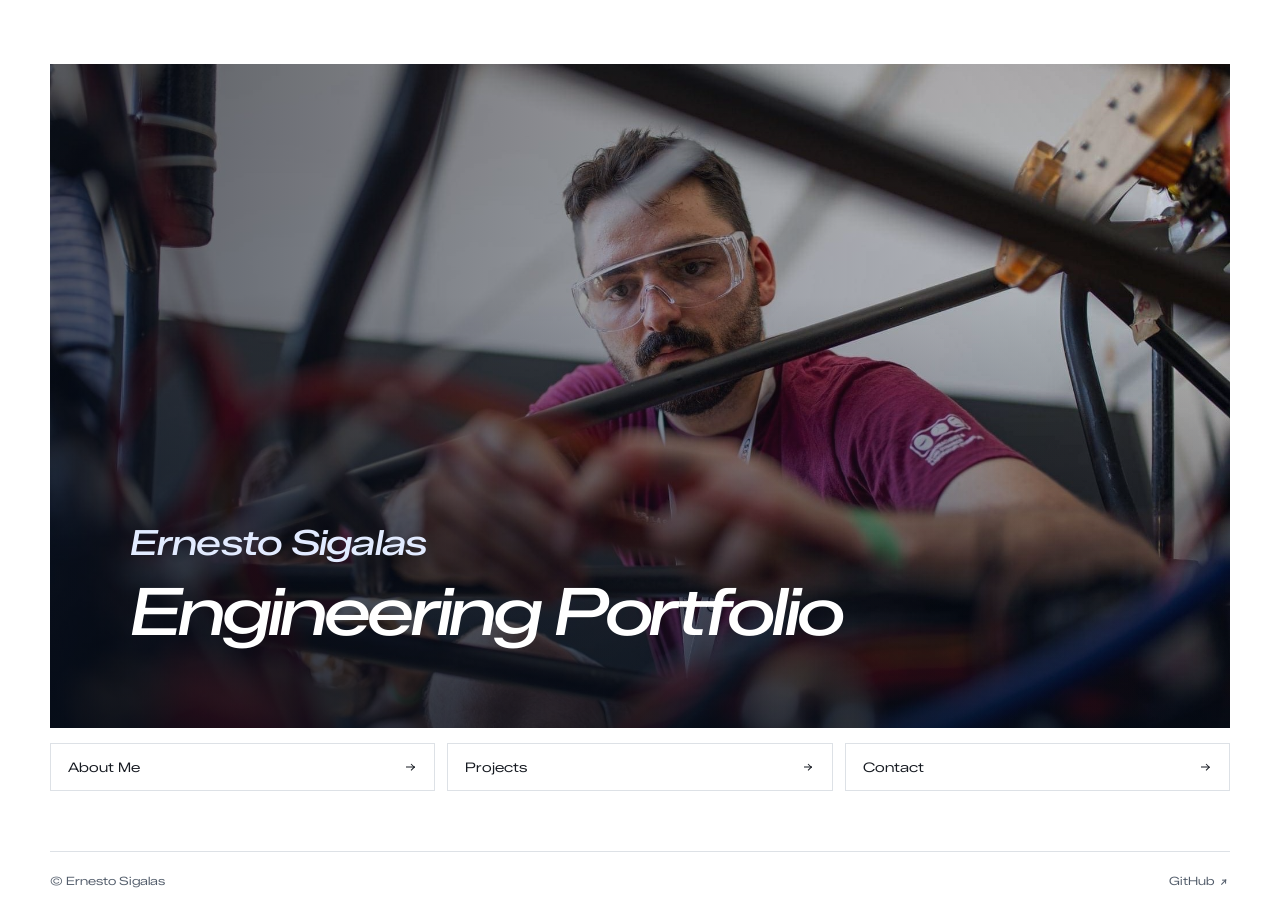
<file: index.html>
<!doctype html>
<html lang="en">
<head>
  <meta charset="utf-8">
  <meta name="viewport" content="width=device-width, initial-scale=1">
  <meta name="description" content="The engineering portfolio of Ernesto Sigalas.">
  <title>Ernesto Sigalas | Engineering Portfolio</title>
  <link rel="preconnect" href="https://fonts.googleapis.com">
  <link rel="preconnect" href="https://fonts.gstatic.com" crossorigin>
  <link href="https://fonts.googleapis.com/css2?family=Zalando+Sans+Expanded:ital,wght@0,200..900;1,200..900&amp;display=swap" rel="stylesheet">
  <link rel="stylesheet" href="assets/site.css">
  <script src="assets/site.js" defer></script>
</head>
<body>
  <a class="skip-link" href="#main">Skip to content</a>

  <main class="shell home" id="main">
    <div class="hero">
      <div class="media" data-tone="" data-sources="media/AboutMe/aboutme_5.JPG|media/AboutMe/aboutme_5.jpg" >
  <img alt="" decoding="async" hidden>
  <span class="media-status" aria-hidden="true" hidden>Photo unavailable</span>
</div>
      <h1 class="hero-title">
        <span>Ernesto Sigalas</span>
        <span>Engineering Portfolio</span>
      </h1>
    </div>
    <nav class="home-nav" aria-label="Main navigation">
      <a class="button" href="about.html">About Me<span class="arrow" aria-hidden="true"></span></a>
<a class="button" href="projects.html">Projects<span class="arrow" aria-hidden="true"></span></a>
<a class="button" href="contact.html">Contact<span class="arrow" aria-hidden="true"></span></a>
    </nav>
  </main>
  <footer class="site-footer">
    <div class="shell">
      <span>© Ernesto Sigalas</span>
      <a href="https://github.com/ernthsig">GitHub <span class="arrow arrow--up-right" aria-hidden="true"></span></a>
    </div>
  </footer>
</body>
</html>
</file>
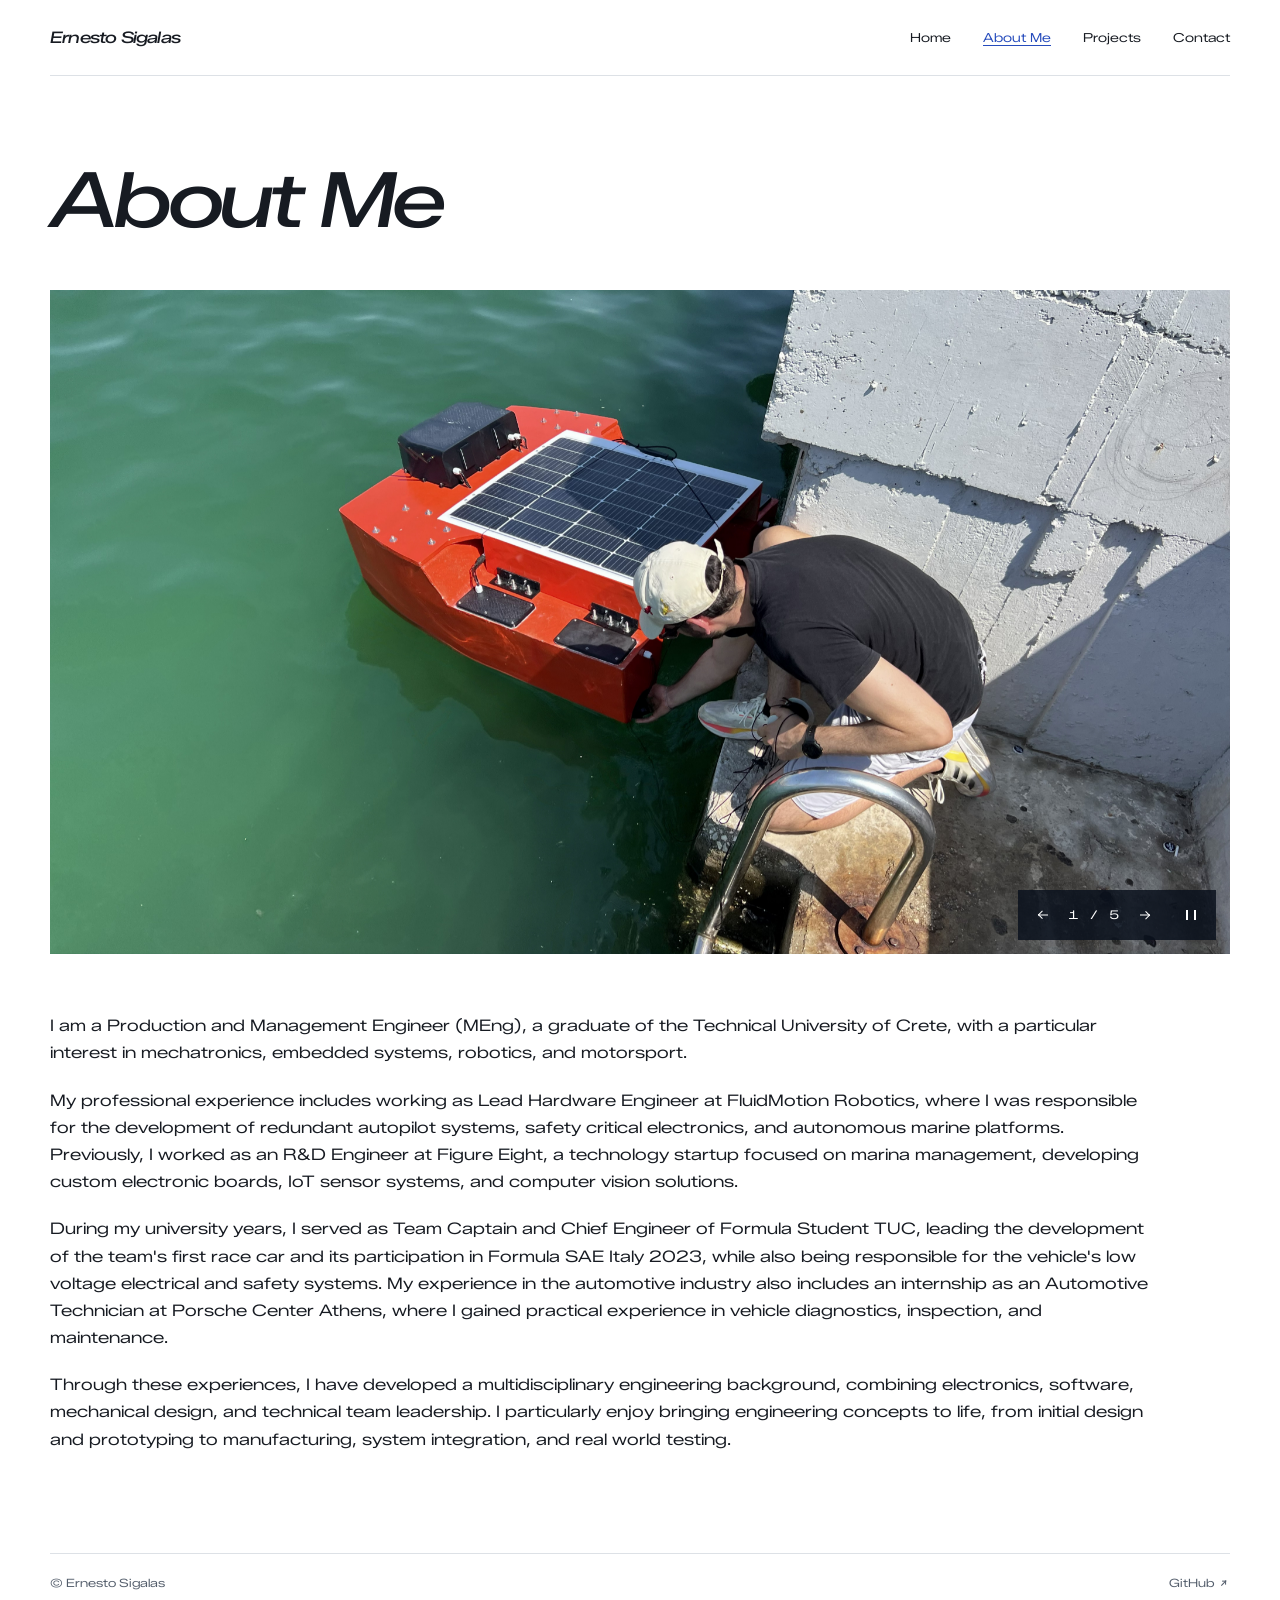
<file: about.html>
<!doctype html>
<html lang="en">
<head>
  <meta charset="utf-8">
  <meta name="viewport" content="width=device-width, initial-scale=1">
  <meta name="description" content="Ernesto Sigalas’s engineering education and experience in robotics, embedded systems, and motorsport.">
  <title>About Me | Ernesto Sigalas</title>
  <link rel="preconnect" href="https://fonts.googleapis.com">
  <link rel="preconnect" href="https://fonts.gstatic.com" crossorigin>
  <link href="https://fonts.googleapis.com/css2?family=Zalando+Sans+Expanded:ital,wght@0,200..900;1,200..900&amp;display=swap" rel="stylesheet">
  <link rel="stylesheet" href="assets/site.css">
  <script src="assets/site.js" defer></script>
</head>
<body>
  <a class="skip-link" href="#main">Skip to content</a>
  <header class="site-header">
    <div class="shell">
      <a class="wordmark" href="index.html">Ernesto Sigalas</a>
      <nav class="site-nav" aria-label="Main navigation">
        <a href="index.html">Home</a>
        <a href="about.html" aria-current="page">About Me</a>
        <a href="projects.html">Projects</a>
        <a href="contact.html">Contact</a>
      </nav>
    </div>
  </header>

  <main class="shell page" id="main">
    <div class="page-head"><h1>About Me</h1></div>
    <div class="about-banner" role="region" aria-label="Photo slideshow" data-carousel>
      <div class="media" data-tone="" data-sources="media/AboutMe/aboutme_1.jpg|media/AboutMe/aboutme_1.JPG|media/AboutMe/aboutme_1.HEIC" data-slide>
  <img alt="Ernesto Sigalas, photo 1" decoding="async" hidden>
  <span class="media-status" hidden>Photo unavailable</span>
</div>
<div class="media" data-tone="" data-sources="media/AboutMe/aboutme_2.jpg|media/AboutMe/aboutme_2.JPG|media/AboutMe/aboutme_2.HEIC" data-slide hidden>
  <img alt="Ernesto Sigalas, photo 2" decoding="async" hidden>
  <span class="media-status" hidden>Photo unavailable</span>
</div>
<div class="media" data-tone="" data-sources="media/AboutMe/aboutme_3.JPG|media/AboutMe/aboutme_3.jpg" data-slide hidden>
  <img alt="Ernesto Sigalas, photo 3" decoding="async" hidden>
  <span class="media-status" hidden>Photo unavailable</span>
</div>
<div class="media" data-tone="" data-sources="media/AboutMe/aboutme_4.JPG|media/AboutMe/aboutme_4.jpg" data-slide hidden>
  <img alt="Ernesto Sigalas, photo 4" decoding="async" hidden>
  <span class="media-status" hidden>Photo unavailable</span>
</div>
<div class="media" data-tone="" data-sources="media/AboutMe/aboutme_5.JPG|media/AboutMe/aboutme_5.jpg" data-slide hidden>
  <img alt="Ernesto Sigalas, photo 5" decoding="async" hidden>
  <span class="media-status" hidden>Photo unavailable</span>
</div>
      <div class="carousel-controls">
        <button type="button" data-previous aria-label="Previous photo"><span class="arrow arrow--left" aria-hidden="true"></span></button>
        <span class="slide-count">1 / 5</span>
        <button type="button" data-next aria-label="Next photo"><span class="arrow" aria-hidden="true"></span></button>
        <button type="button" data-play data-playing="true" aria-label="Pause slideshow"><span class="playback-icon" aria-hidden="true"></span></button>
      </div>
    </div>
    <div class="resume">
      <p>I am a Production and Management Engineer (MEng), a graduate of the Technical University of Crete, with a particular interest in mechatronics, embedded systems, robotics, and motorsport.</p>
      <p>My professional experience includes working as Lead Hardware Engineer at FluidMotion Robotics, where I was responsible for the development of redundant autopilot systems, safety critical electronics, and autonomous marine platforms. Previously, I worked as an R&amp;D Engineer at Figure Eight, a technology startup focused on marina management, developing custom electronic boards, IoT sensor systems, and computer vision solutions.</p>
      <p>During my university years, I served as Team Captain and Chief Engineer of Formula Student TUC, leading the development of the team&#x27;s first race car and its participation in Formula SAE Italy 2023, while also being responsible for the vehicle&#x27;s low voltage electrical and safety systems. My experience in the automotive industry also includes an internship as an Automotive Technician at Porsche Center Athens, where I gained practical experience in vehicle diagnostics, inspection, and maintenance.</p>
      <p>Through these experiences, I have developed a multidisciplinary engineering background, combining electronics, software, mechanical design, and technical team leadership. I particularly enjoy bringing engineering concepts to life, from initial design and prototyping to manufacturing, system integration, and real world testing.</p>
    </div>
  </main>
  <footer class="site-footer">
    <div class="shell">
      <span>© Ernesto Sigalas</span>
      <a href="https://github.com/ernthsig">GitHub <span class="arrow arrow--up-right" aria-hidden="true"></span></a>
    </div>
  </footer>
</body>
</html>
</file>
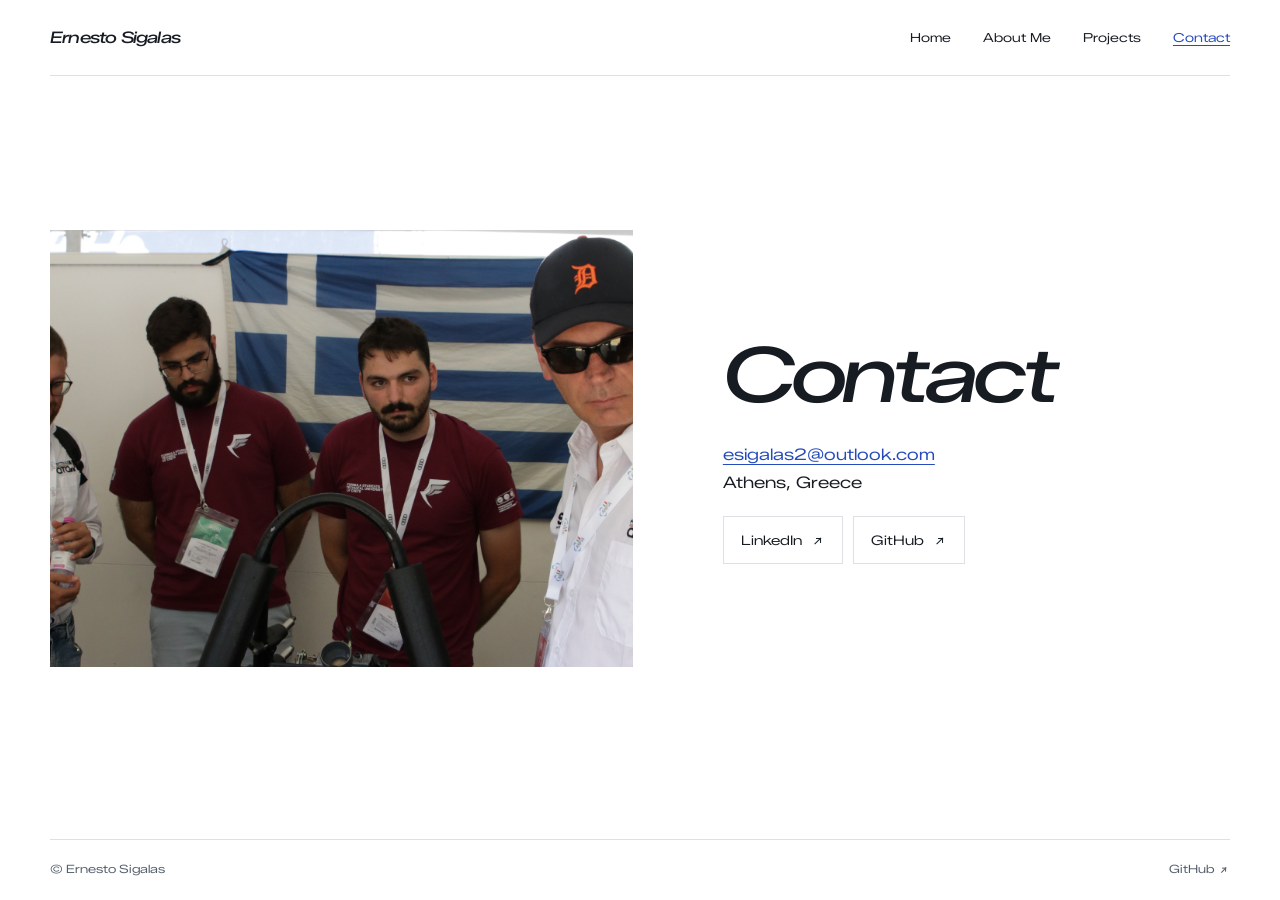
<file: contact.html>
<!doctype html>
<html lang="en">
<head>
  <meta charset="utf-8">
  <meta name="viewport" content="width=device-width, initial-scale=1">
  <meta name="description" content="Contact Ernesto Sigalas in Athens, Greece, by email, LinkedIn, or GitHub.">
  <title>Contact | Ernesto Sigalas</title>
  <link rel="preconnect" href="https://fonts.googleapis.com">
  <link rel="preconnect" href="https://fonts.gstatic.com" crossorigin>
  <link href="https://fonts.googleapis.com/css2?family=Zalando+Sans+Expanded:ital,wght@0,200..900;1,200..900&amp;display=swap" rel="stylesheet">
  <link rel="stylesheet" href="assets/site.css">
  <script src="assets/site.js" defer></script>
</head>
<body>
  <a class="skip-link" href="#main">Skip to content</a>
  <header class="site-header">
    <div class="shell">
      <a class="wordmark" href="index.html">Ernesto Sigalas</a>
      <nav class="site-nav" aria-label="Main navigation">
        <a href="index.html">Home</a>
        <a href="about.html">About Me</a>
        <a href="projects.html">Projects</a>
        <a href="contact.html" aria-current="page">Contact</a>
      </nav>
    </div>
  </header>

  <main class="shell page contact" id="main">
    <div class="media" data-tone="" data-sources="media/AboutMe/aboutme_4.JPG|media/AboutMe/aboutme_4.jpg" >
  <img alt="Ernesto Sigalas" decoding="async" hidden>
  <span class="media-status" hidden>Photo unavailable</span>
</div>
    <div class="contact-copy">
      <h1>Contact</h1>
      <address>
        <p><a href="mailto:esigalas2@outlook.com">esigalas2@outlook.com</a><br>Athens, Greece</p>
      </address>
      <div class="contact-links">
        <a class="button" href="https://www.linkedin.com/in/sigalasernesto/">LinkedIn<span class="arrow arrow--up-right" aria-hidden="true"></span></a>
        <a class="button" href="https://github.com/ernthsig">GitHub<span class="arrow arrow--up-right" aria-hidden="true"></span></a>
      </div>
    </div>
  </main>
  <footer class="site-footer">
    <div class="shell">
      <span>© Ernesto Sigalas</span>
      <a href="https://github.com/ernthsig">GitHub <span class="arrow arrow--up-right" aria-hidden="true"></span></a>
    </div>
  </footer>
</body>
</html>
</file>
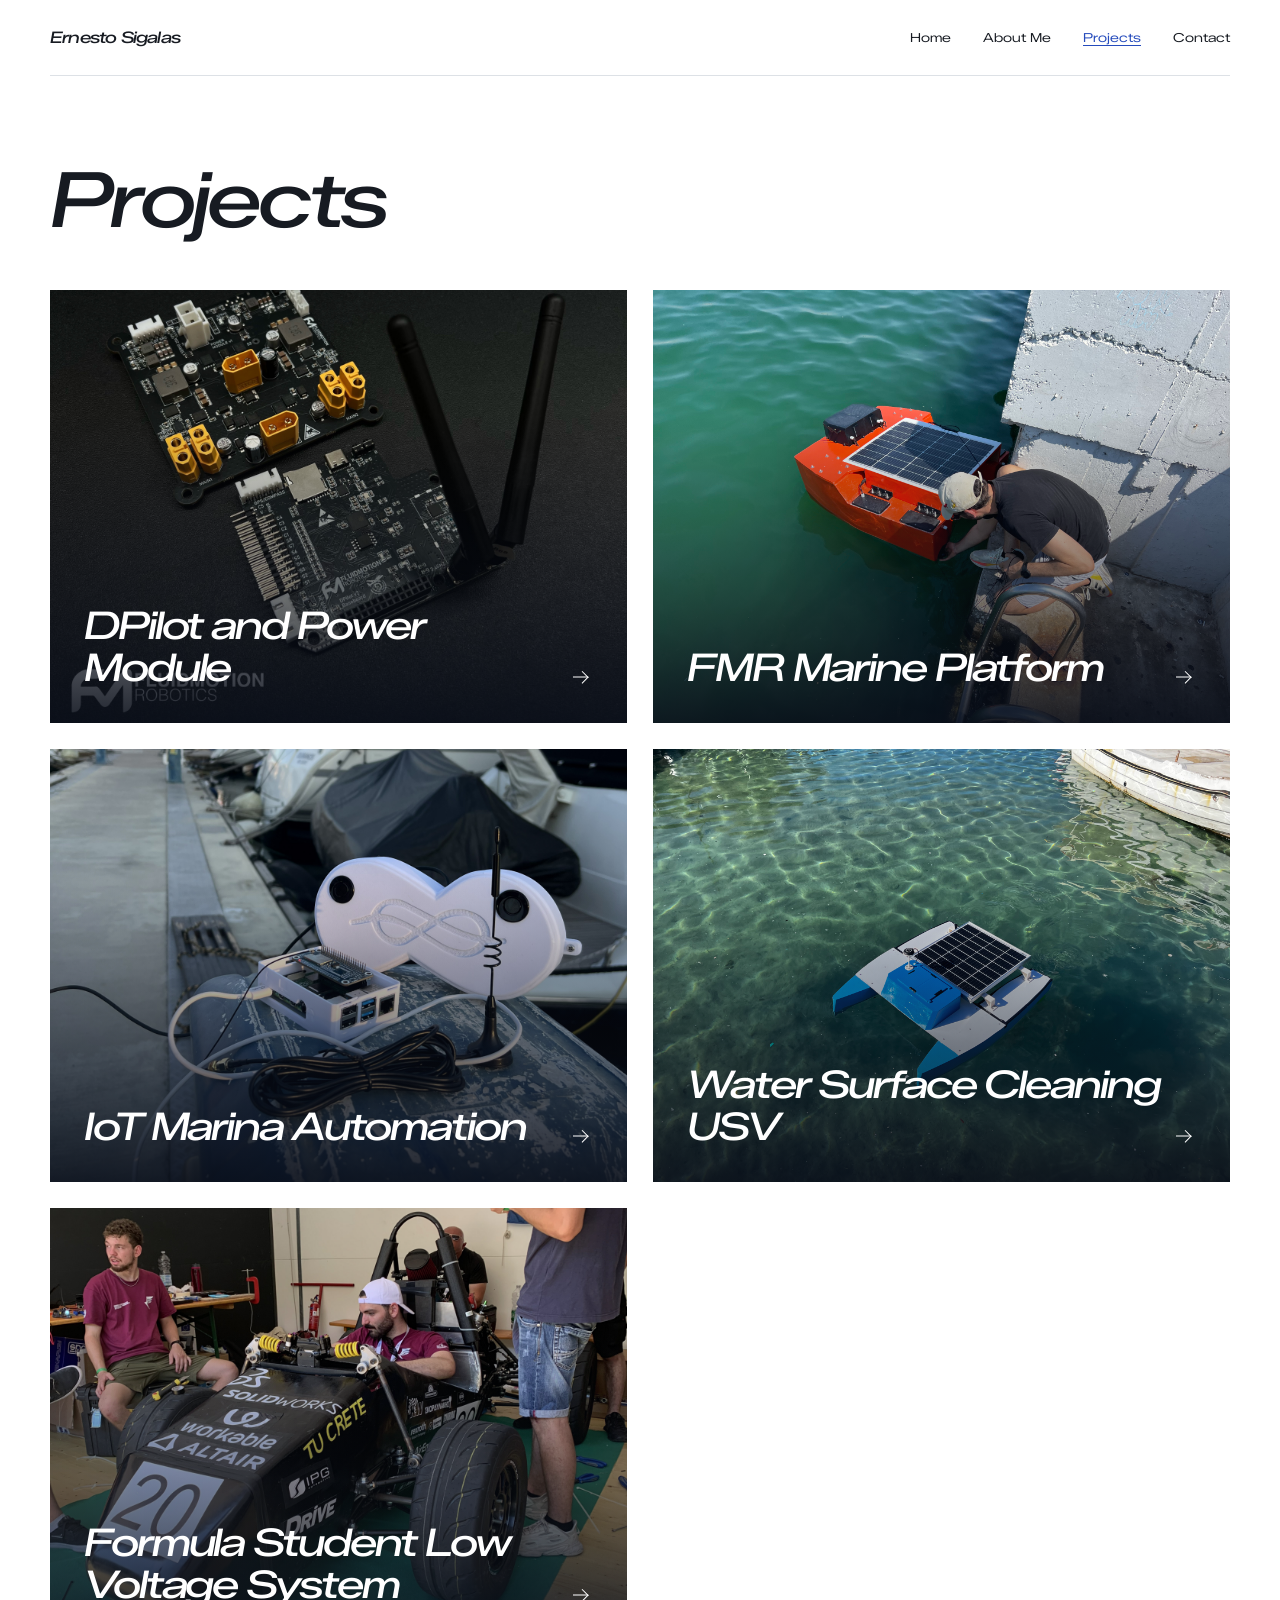
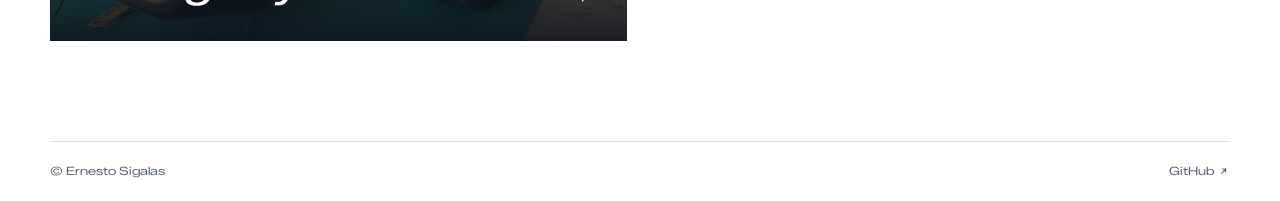
<file: projects.html>
<!doctype html>
<html lang="en">
<head>
  <meta charset="utf-8">
  <meta name="viewport" content="width=device-width, initial-scale=1">
  <meta name="description" content="Five engineering projects in autopilots, marine robotics, marina automation, and Formula Student.">
  <title>Projects | Ernesto Sigalas</title>
  <link rel="preconnect" href="https://fonts.googleapis.com">
  <link rel="preconnect" href="https://fonts.gstatic.com" crossorigin>
  <link href="https://fonts.googleapis.com/css2?family=Zalando+Sans+Expanded:ital,wght@0,200..900;1,200..900&amp;display=swap" rel="stylesheet">
  <link rel="stylesheet" href="assets/site.css">
  <script src="assets/site.js" defer></script>
</head>
<body>
  <a class="skip-link" href="#main">Skip to content</a>
  <header class="site-header">
    <div class="shell">
      <a class="wordmark" href="index.html">Ernesto Sigalas</a>
      <nav class="site-nav" aria-label="Main navigation">
        <a href="index.html">Home</a>
        <a href="about.html">About Me</a>
        <a href="projects.html" aria-current="page">Projects</a>
        <a href="contact.html">Contact</a>
      </nav>
    </div>
  </header>

  <main class="shell page" id="main">
    <div class="page-head"><h1>Projects</h1></div>
    <div class="project-grid">

      <a class="project-card" href="projects/dpilot-power-module.html">
        <div class="media" data-tone="pilot" data-sources="media/DPilotPowerModule/dpilot_3.JPG|media/DPilotPowerModule/dpilot_3.jpg" >
  <img alt="" decoding="async" hidden>
  <span class="media-status" aria-hidden="true" hidden>Photo unavailable</span>
</div>
        <div class="card-content"><h2>DPilot and Power Module</h2><span class="arrow" aria-hidden="true"></span></div>
      </a>

      <a class="project-card" href="projects/fmr-marine-platform.html">
        <div class="media" data-tone="marine" data-sources="media/FMRTFV/fmrtfv_1.jpg|media/FMRTFV/fmrtfv_1.JPG|media/FMRTFV/fmrtfv_1.HEIC" >
  <img alt="" decoding="async" hidden>
  <span class="media-status" aria-hidden="true" hidden>Photo unavailable</span>
</div>
        <div class="card-content"><h2>FMR Marine Platform</h2><span class="arrow" aria-hidden="true"></span></div>
      </a>

      <a class="project-card" href="projects/iot-marina-automation.html">
        <div class="media" data-tone="marina" data-sources="media/MarinaAutomation/marina_1.jpg|media/MarinaAutomation/marina_1.JPG|media/MarinaAutomation/marina_1.HEIC" >
  <img alt="" decoding="async" hidden>
  <span class="media-status" aria-hidden="true" hidden>Photo unavailable</span>
</div>
        <div class="card-content"><h2>IoT Marina Automation</h2><span class="arrow" aria-hidden="true"></span></div>
      </a>

      <a class="project-card" href="projects/water-surface-cleaning-usv.html">
        <div class="media" data-tone="thesis" data-sources="media/ThesisTFV/thesistfv_1.jpg|media/ThesisTFV/thesistfv_1.JPG|media/ThesisTFV/thesistfv_1.HEIC" >
  <img alt="" decoding="async" hidden>
  <span class="media-status" aria-hidden="true" hidden>Photo unavailable</span>
</div>
        <div class="card-content"><h2>Water Surface Cleaning USV</h2><span class="arrow" aria-hidden="true"></span></div>
      </a>

      <a class="project-card" href="projects/formula-student-low-voltage-system.html">
        <div class="media" data-tone="formula" data-sources="media/WireHarnessBSPD/fslv_4.jpg|media/WireHarnessBSPD/fslv_4.JPG|media/WireHarnessBSPD/fslv_4.HEIC" >
  <img alt="" decoding="async" hidden>
  <span class="media-status" aria-hidden="true" hidden>Photo unavailable</span>
</div>
        <div class="card-content"><h2>Formula Student Low Voltage System</h2><span class="arrow" aria-hidden="true"></span></div>
      </a>
    </div>
  </main>
  <footer class="site-footer">
    <div class="shell">
      <span>© Ernesto Sigalas</span>
      <a href="https://github.com/ernthsig">GitHub <span class="arrow arrow--up-right" aria-hidden="true"></span></a>
    </div>
  </footer>
</body>
</html>
</file>
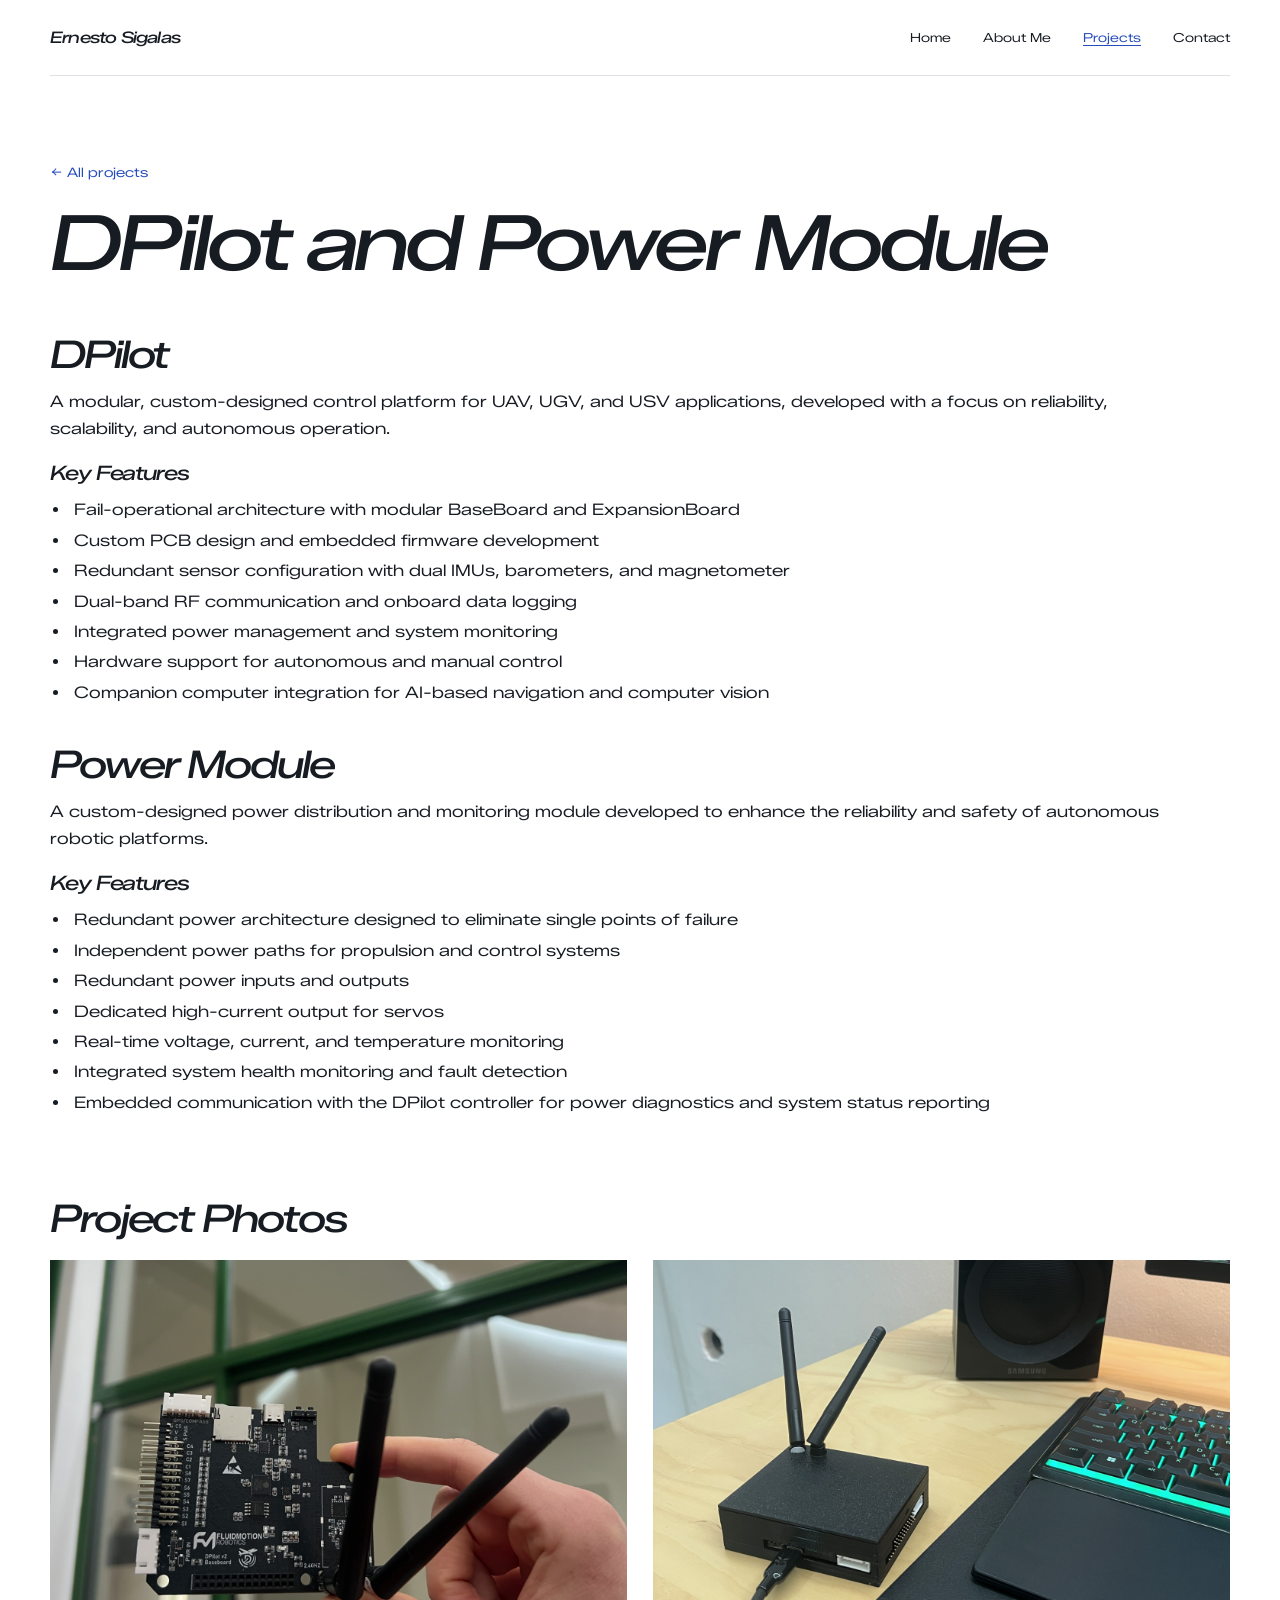
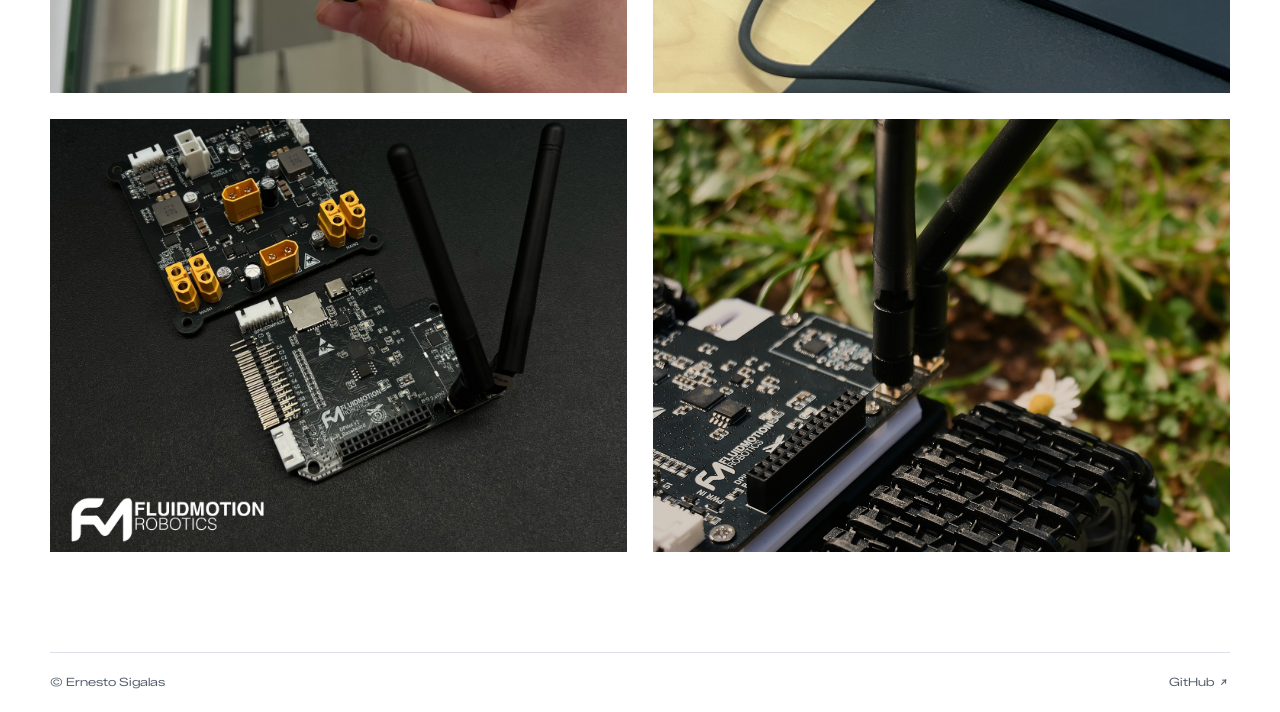
<file: projects/dpilot-power-module.html>
<!doctype html>
<html lang="en">
<head>
  <meta charset="utf-8">
  <meta name="viewport" content="width=device-width, initial-scale=1">
  <meta name="description" content="A modular, custom-designed control platform for UAV, UGV, and USV applications, developed with a focus on reliability, scalability, and autonomous operation.">
  <title>DPilot and Power Module | Ernesto Sigalas</title>
  <link rel="preconnect" href="https://fonts.googleapis.com">
  <link rel="preconnect" href="https://fonts.gstatic.com" crossorigin>
  <link href="https://fonts.googleapis.com/css2?family=Zalando+Sans+Expanded:ital,wght@0,200..900;1,200..900&amp;display=swap" rel="stylesheet">
  <link rel="stylesheet" href="../assets/site.css">
  <script src="../assets/site.js" defer></script>
</head>
<body>
  <a class="skip-link" href="#main">Skip to content</a>
  <header class="site-header">
    <div class="shell">
      <a class="wordmark" href="../index.html">Ernesto Sigalas</a>
      <nav class="site-nav" aria-label="Main navigation">
        <a href="../index.html">Home</a>
        <a href="../about.html">About Me</a>
        <a href="../projects.html" aria-current="location">Projects</a>
        <a href="../contact.html">Contact</a>
      </nav>
    </div>
  </header>

  <main class="shell page" id="main">
    <div class="page-head">
      <a class="back-link" href="../projects.html"><span class="arrow arrow--left" aria-hidden="true"></span> All projects</a>
      <h1>DPilot and Power Module</h1>
    </div>
    <div class="project-copy">
<section><h2>DPilot</h2><p>A modular, custom-designed control platform for UAV, UGV, and USV applications, developed with a focus on reliability, scalability, and autonomous operation.</p>
<h3>Key Features</h3><ul>
<li>Fail-operational architecture with modular BaseBoard and ExpansionBoard</li>
<li>Custom PCB design and embedded firmware development</li>
<li>Redundant sensor configuration with dual IMUs, barometers, and magnetometer</li>
<li>Dual-band RF communication and onboard data logging</li>
<li>Integrated power management and system monitoring</li>
<li>Hardware support for autonomous and manual control</li>
<li>Companion computer integration for AI-based navigation and computer vision</li>
</ul></section>
<section><h2>Power Module</h2><p>A custom-designed power distribution and monitoring module developed to enhance the reliability and safety of autonomous robotic platforms.</p>
<h3>Key Features</h3><ul>
<li>Redundant power architecture designed to eliminate single points of failure</li>
<li>Independent power paths for propulsion and control systems</li>
<li>Redundant power inputs and outputs</li>
<li>Dedicated high-current output for servos</li>
<li>Real-time voltage, current, and temperature monitoring</li>
<li>Integrated system health monitoring and fault detection</li>
<li>Embedded communication with the DPilot controller for power diagnostics and system status reporting</li>
</ul></section>
    </div>
    <section class="project-section" aria-labelledby="gallery-title">
      <h2 id="gallery-title">Project Photos</h2>
      <div class="gallery">
<div data-gallery-item><div class="media" data-tone="pilot" data-sources="../media/DPilotPowerModule/dpilot_1.jpg|../media/DPilotPowerModule/dpilot_1.JPG|../media/DPilotPowerModule/dpilot_1.HEIC" >
  <img alt="DPilot and Power Module, photo 1" decoding="async" hidden>
  <span class="media-status" hidden>Photo unavailable</span>
</div></div>
<div data-gallery-item><div class="media" data-tone="pilot" data-sources="../media/DPilotPowerModule/dpilot_2.jpg|../media/DPilotPowerModule/dpilot_2.JPG|../media/DPilotPowerModule/dpilot_2.HEIC" >
  <img alt="DPilot and Power Module, photo 2" decoding="async" hidden>
  <span class="media-status" hidden>Photo unavailable</span>
</div></div>
<div data-gallery-item><div class="media" data-tone="pilot" data-sources="../media/DPilotPowerModule/dpilot_3.JPG|../media/DPilotPowerModule/dpilot_3.jpg" >
  <img alt="DPilot and Power Module, photo 3" decoding="async" hidden>
  <span class="media-status" hidden>Photo unavailable</span>
</div></div>
<div data-gallery-item><div class="media" data-tone="pilot" data-sources="../media/DPilotPowerModule/dpilot_4.jpg|../media/DPilotPowerModule/dpilot_4.JPG" >
  <img alt="DPilot and Power Module, photo 4" decoding="async" hidden>
  <span class="media-status" hidden>Photo unavailable</span>
</div></div>
      </div>
    </section>
    <dialog id="photo-viewer" aria-label="Enlarged project photo">
      <form method="dialog" class="dialog-bar"><button autofocus>Close</button></form>
      <img alt="">
    </dialog>
  </main>
  <footer class="site-footer">
    <div class="shell">
      <span>© Ernesto Sigalas</span>
      <a href="https://github.com/ernthsig">GitHub <span class="arrow arrow--up-right" aria-hidden="true"></span></a>
    </div>
  </footer>
</body>
</html>
</file>
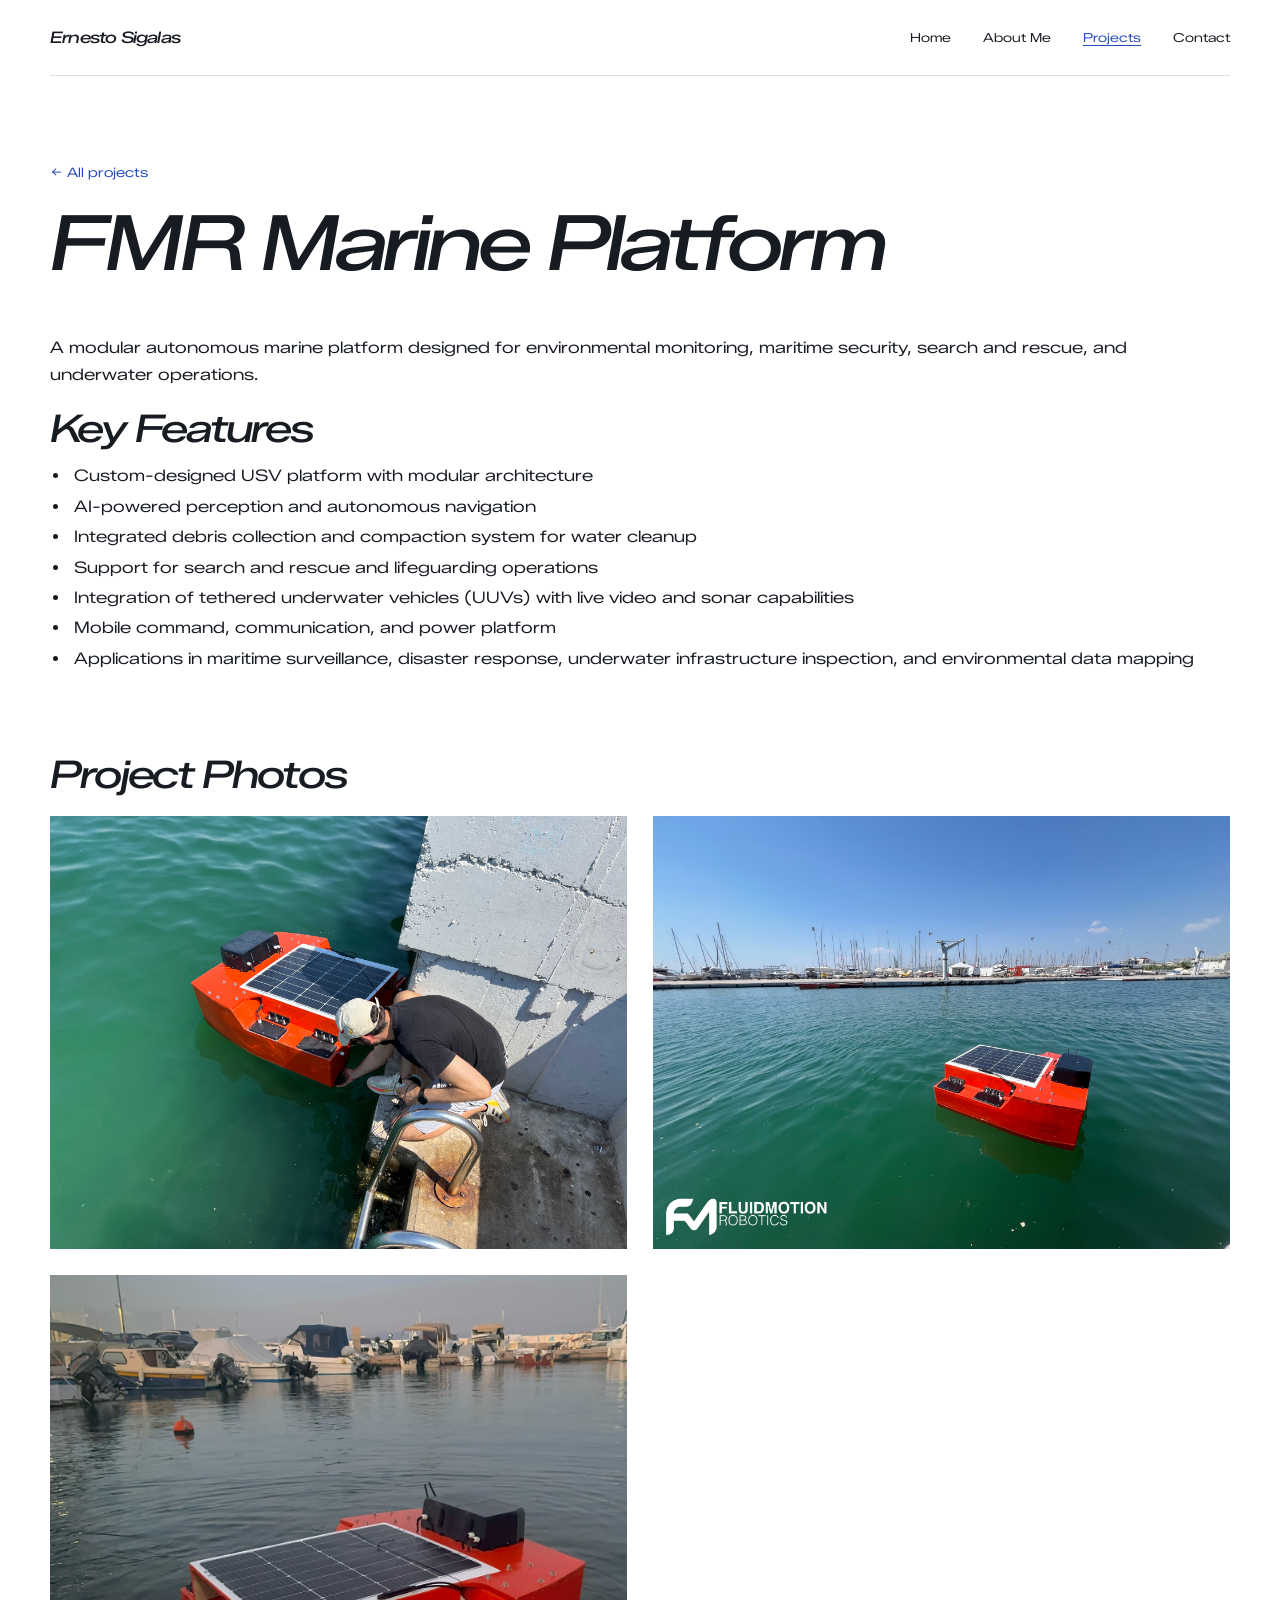
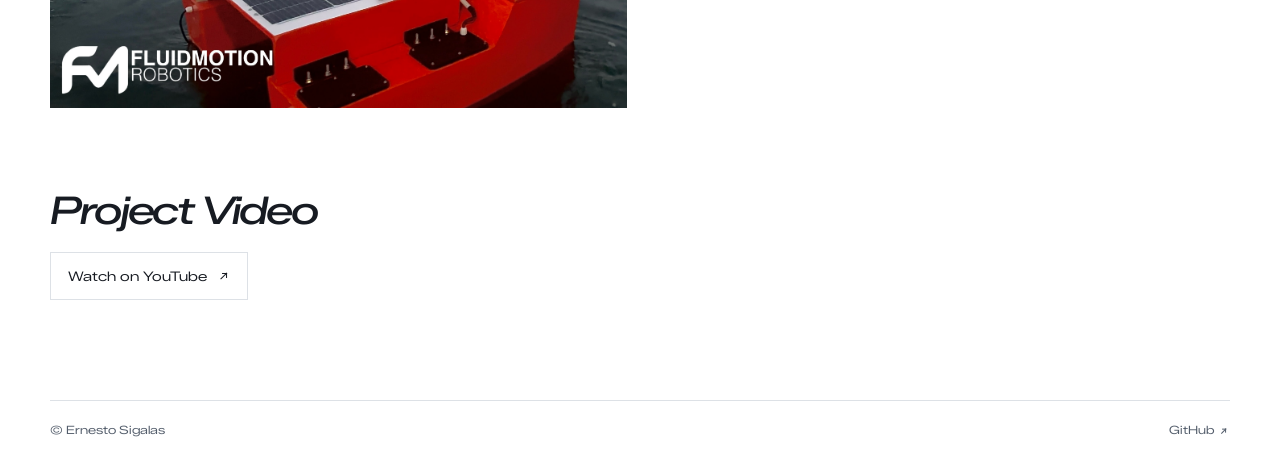
<file: projects/fmr-marine-platform.html>
<!doctype html>
<html lang="en">
<head>
  <meta charset="utf-8">
  <meta name="viewport" content="width=device-width, initial-scale=1">
  <meta name="description" content="A modular autonomous marine platform designed for environmental monitoring, maritime security, search and rescue, and underwater operations.">
  <title>FMR Marine Platform | Ernesto Sigalas</title>
  <link rel="preconnect" href="https://fonts.googleapis.com">
  <link rel="preconnect" href="https://fonts.gstatic.com" crossorigin>
  <link href="https://fonts.googleapis.com/css2?family=Zalando+Sans+Expanded:ital,wght@0,200..900;1,200..900&amp;display=swap" rel="stylesheet">
  <link rel="stylesheet" href="../assets/site.css">
  <script src="../assets/site.js" defer></script>
</head>
<body>
  <a class="skip-link" href="#main">Skip to content</a>
  <header class="site-header">
    <div class="shell">
      <a class="wordmark" href="../index.html">Ernesto Sigalas</a>
      <nav class="site-nav" aria-label="Main navigation">
        <a href="../index.html">Home</a>
        <a href="../about.html">About Me</a>
        <a href="../projects.html" aria-current="location">Projects</a>
        <a href="../contact.html">Contact</a>
      </nav>
    </div>
  </header>

  <main class="shell page" id="main">
    <div class="page-head">
      <a class="back-link" href="../projects.html"><span class="arrow arrow--left" aria-hidden="true"></span> All projects</a>
      <h1>FMR Marine Platform</h1>
    </div>
    <div class="project-copy">
<section><p>A modular autonomous marine platform designed for environmental monitoring, maritime security, search and rescue, and underwater operations.</p>
<h2>Key Features</h2><ul>
<li>Custom-designed USV platform with modular architecture</li>
<li>AI-powered perception and autonomous navigation</li>
<li>Integrated debris collection and compaction system for water cleanup</li>
<li>Support for search and rescue and lifeguarding operations</li>
<li>Integration of tethered underwater vehicles (UUVs) with live video and sonar capabilities</li>
<li>Mobile command, communication, and power platform</li>
<li>Applications in maritime surveillance, disaster response, underwater infrastructure inspection, and environmental data mapping</li>
</ul></section>
    </div>
    <section class="project-section" aria-labelledby="gallery-title">
      <h2 id="gallery-title">Project Photos</h2>
      <div class="gallery">
<div data-gallery-item><div class="media" data-tone="marine" data-sources="../media/FMRTFV/fmrtfv_1.jpg|../media/FMRTFV/fmrtfv_1.JPG|../media/FMRTFV/fmrtfv_1.HEIC" >
  <img alt="FMR Marine Platform, photo 1" decoding="async" hidden>
  <span class="media-status" hidden>Photo unavailable</span>
</div></div>
<div data-gallery-item><div class="media" data-tone="marine" data-sources="../media/FMRTFV/fmrtfv_2.JPG|../media/FMRTFV/fmrtfv_2.jpg" >
  <img alt="FMR Marine Platform, photo 2" decoding="async" hidden>
  <span class="media-status" hidden>Photo unavailable</span>
</div></div>
<div data-gallery-item><div class="media" data-tone="marine" data-sources="../media/FMRTFV/fmrtfv_3.jpg|../media/FMRTFV/fmrtfv_3.JPG" >
  <img alt="FMR Marine Platform, photo 3" decoding="async" hidden>
  <span class="media-status" hidden>Photo unavailable</span>
</div></div>
      </div>
    </section>
    <section class="project-section" aria-labelledby="video-title">
      <h2 id="video-title">Project Video</h2>
      <a class="button video-link" href="https://youtu.be/NLvsCoJbjYY" aria-label="Watch FMR Marine Platform on YouTube">Watch on YouTube <span class="arrow arrow--up-right" aria-hidden="true"></span></a>
    </section>
    <dialog id="photo-viewer" aria-label="Enlarged project photo">
      <form method="dialog" class="dialog-bar"><button autofocus>Close</button></form>
      <img alt="">
    </dialog>
  </main>
  <footer class="site-footer">
    <div class="shell">
      <span>© Ernesto Sigalas</span>
      <a href="https://github.com/ernthsig">GitHub <span class="arrow arrow--up-right" aria-hidden="true"></span></a>
    </div>
  </footer>
</body>
</html>
</file>
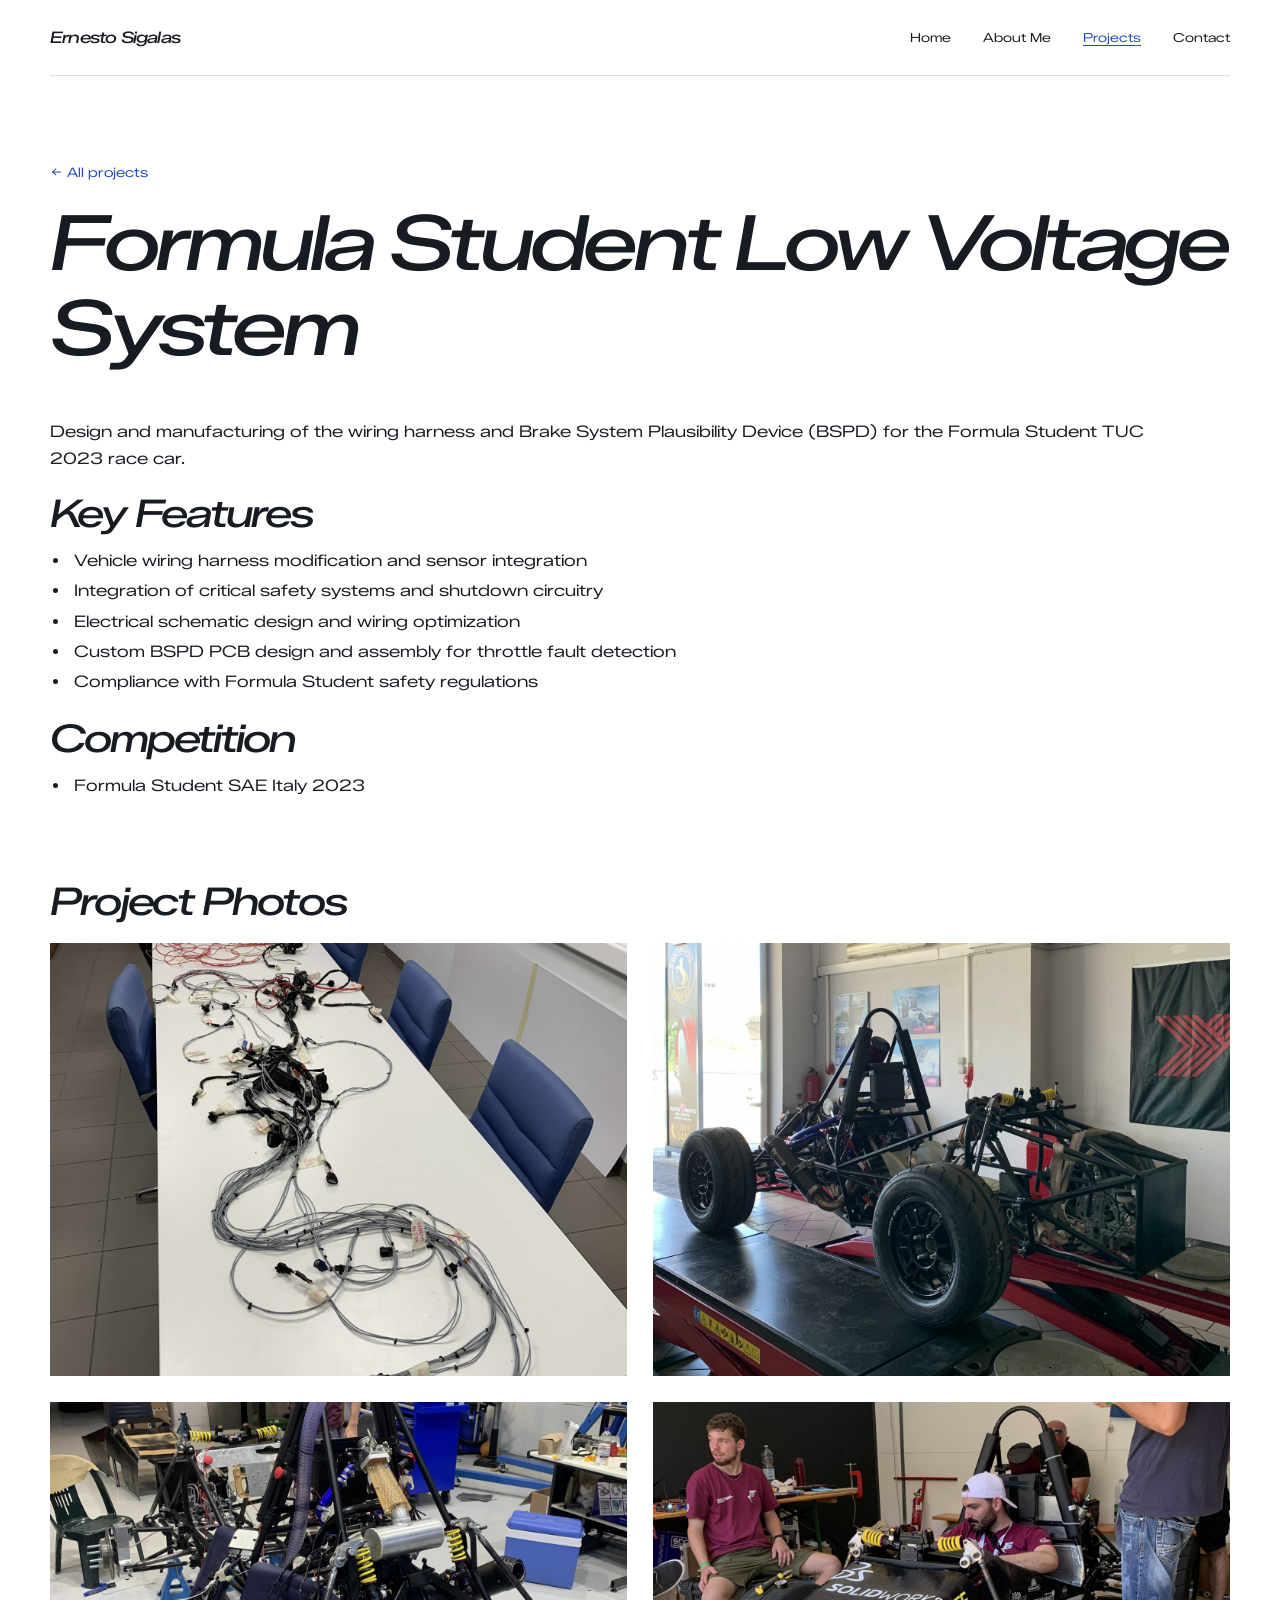
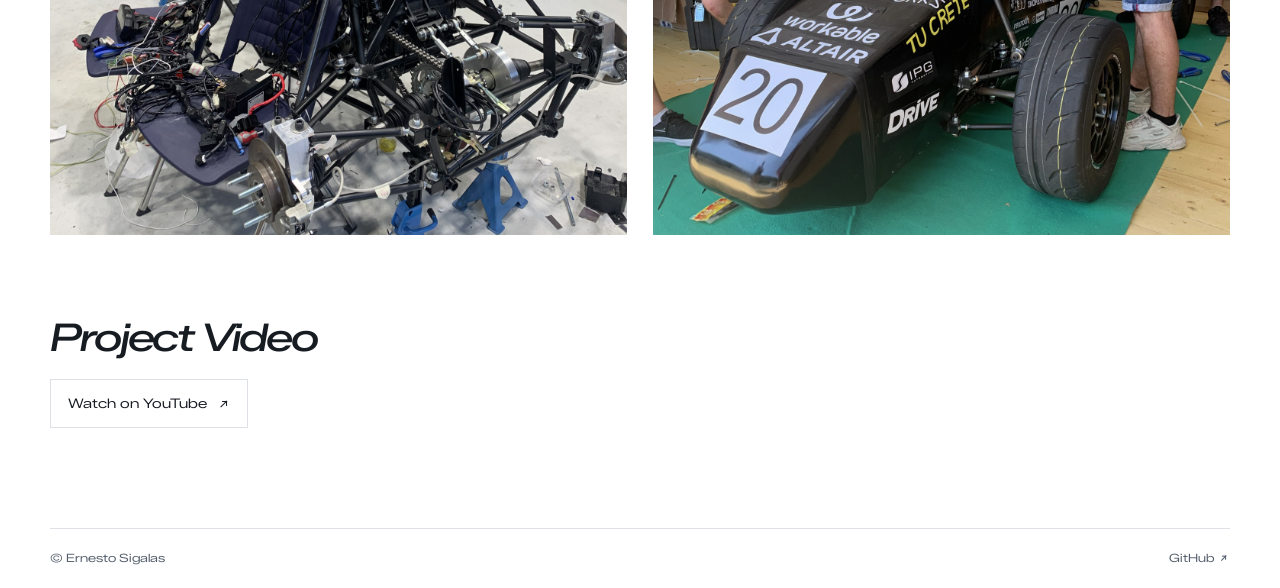
<file: projects/formula-student-low-voltage-system.html>
<!doctype html>
<html lang="en">
<head>
  <meta charset="utf-8">
  <meta name="viewport" content="width=device-width, initial-scale=1">
  <meta name="description" content="Design and manufacturing of the wiring harness and Brake System Plausibility Device (BSPD) for the Formula Student TUC 2023 race car.">
  <title>Formula Student Low Voltage System | Ernesto Sigalas</title>
  <link rel="preconnect" href="https://fonts.googleapis.com">
  <link rel="preconnect" href="https://fonts.gstatic.com" crossorigin>
  <link href="https://fonts.googleapis.com/css2?family=Zalando+Sans+Expanded:ital,wght@0,200..900;1,200..900&amp;display=swap" rel="stylesheet">
  <link rel="stylesheet" href="../assets/site.css">
  <script src="../assets/site.js" defer></script>
</head>
<body>
  <a class="skip-link" href="#main">Skip to content</a>
  <header class="site-header">
    <div class="shell">
      <a class="wordmark" href="../index.html">Ernesto Sigalas</a>
      <nav class="site-nav" aria-label="Main navigation">
        <a href="../index.html">Home</a>
        <a href="../about.html">About Me</a>
        <a href="../projects.html" aria-current="location">Projects</a>
        <a href="../contact.html">Contact</a>
      </nav>
    </div>
  </header>

  <main class="shell page" id="main">
    <div class="page-head">
      <a class="back-link" href="../projects.html"><span class="arrow arrow--left" aria-hidden="true"></span> All projects</a>
      <h1>Formula Student Low Voltage System</h1>
    </div>
    <div class="project-copy">
<section><p>Design and manufacturing of the wiring harness and Brake System Plausibility Device (BSPD) for the Formula Student TUC 2023 race car.</p>
<h2>Key Features</h2><ul>
<li>Vehicle wiring harness modification and sensor integration</li>
<li>Integration of critical safety systems and shutdown circuitry</li>
<li>Electrical schematic design and wiring optimization</li>
<li>Custom BSPD PCB design and assembly for throttle fault detection</li>
<li>Compliance with Formula Student safety regulations</li>
</ul>
<h2>Competition</h2><ul>
<li>Formula Student SAE Italy 2023</li>
</ul></section>
    </div>
    <section class="project-section" aria-labelledby="gallery-title">
      <h2 id="gallery-title">Project Photos</h2>
      <div class="gallery">
<div data-gallery-item><div class="media" data-tone="formula" data-sources="../media/WireHarnessBSPD/fslv_1.jpg|../media/WireHarnessBSPD/fslv_1.JPG|../media/WireHarnessBSPD/fslv_1.heic" >
  <img alt="Formula Student Low Voltage System, photo 1" decoding="async" hidden>
  <span class="media-status" hidden>Photo unavailable</span>
</div></div>
<div data-gallery-item><div class="media" data-tone="formula" data-sources="../media/WireHarnessBSPD/fslv_2.jpg|../media/WireHarnessBSPD/fslv_2.JPG|../media/WireHarnessBSPD/fslv_2.HEIC" >
  <img alt="Formula Student Low Voltage System, photo 2" decoding="async" hidden>
  <span class="media-status" hidden>Photo unavailable</span>
</div></div>
<div data-gallery-item><div class="media" data-tone="formula" data-sources="../media/WireHarnessBSPD/fslv_3.jpg|../media/WireHarnessBSPD/fslv_3.JPG|../media/WireHarnessBSPD/fslv_3.HEIC" >
  <img alt="Formula Student Low Voltage System, photo 3" decoding="async" hidden>
  <span class="media-status" hidden>Photo unavailable</span>
</div></div>
<div data-gallery-item><div class="media" data-tone="formula" data-sources="../media/WireHarnessBSPD/fslv_4.jpg|../media/WireHarnessBSPD/fslv_4.JPG|../media/WireHarnessBSPD/fslv_4.HEIC" >
  <img alt="Formula Student Low Voltage System, photo 4" decoding="async" hidden>
  <span class="media-status" hidden>Photo unavailable</span>
</div></div>
      </div>
    </section>
    <section class="project-section" aria-labelledby="video-title">
      <h2 id="video-title">Project Video</h2>
      <a class="button video-link" href="https://youtu.be/gYu57kO_J78" aria-label="Watch Formula Student Low Voltage System on YouTube">Watch on YouTube <span class="arrow arrow--up-right" aria-hidden="true"></span></a>
    </section>
    <dialog id="photo-viewer" aria-label="Enlarged project photo">
      <form method="dialog" class="dialog-bar"><button autofocus>Close</button></form>
      <img alt="">
    </dialog>
  </main>
  <footer class="site-footer">
    <div class="shell">
      <span>© Ernesto Sigalas</span>
      <a href="https://github.com/ernthsig">GitHub <span class="arrow arrow--up-right" aria-hidden="true"></span></a>
    </div>
  </footer>
</body>
</html>
</file>
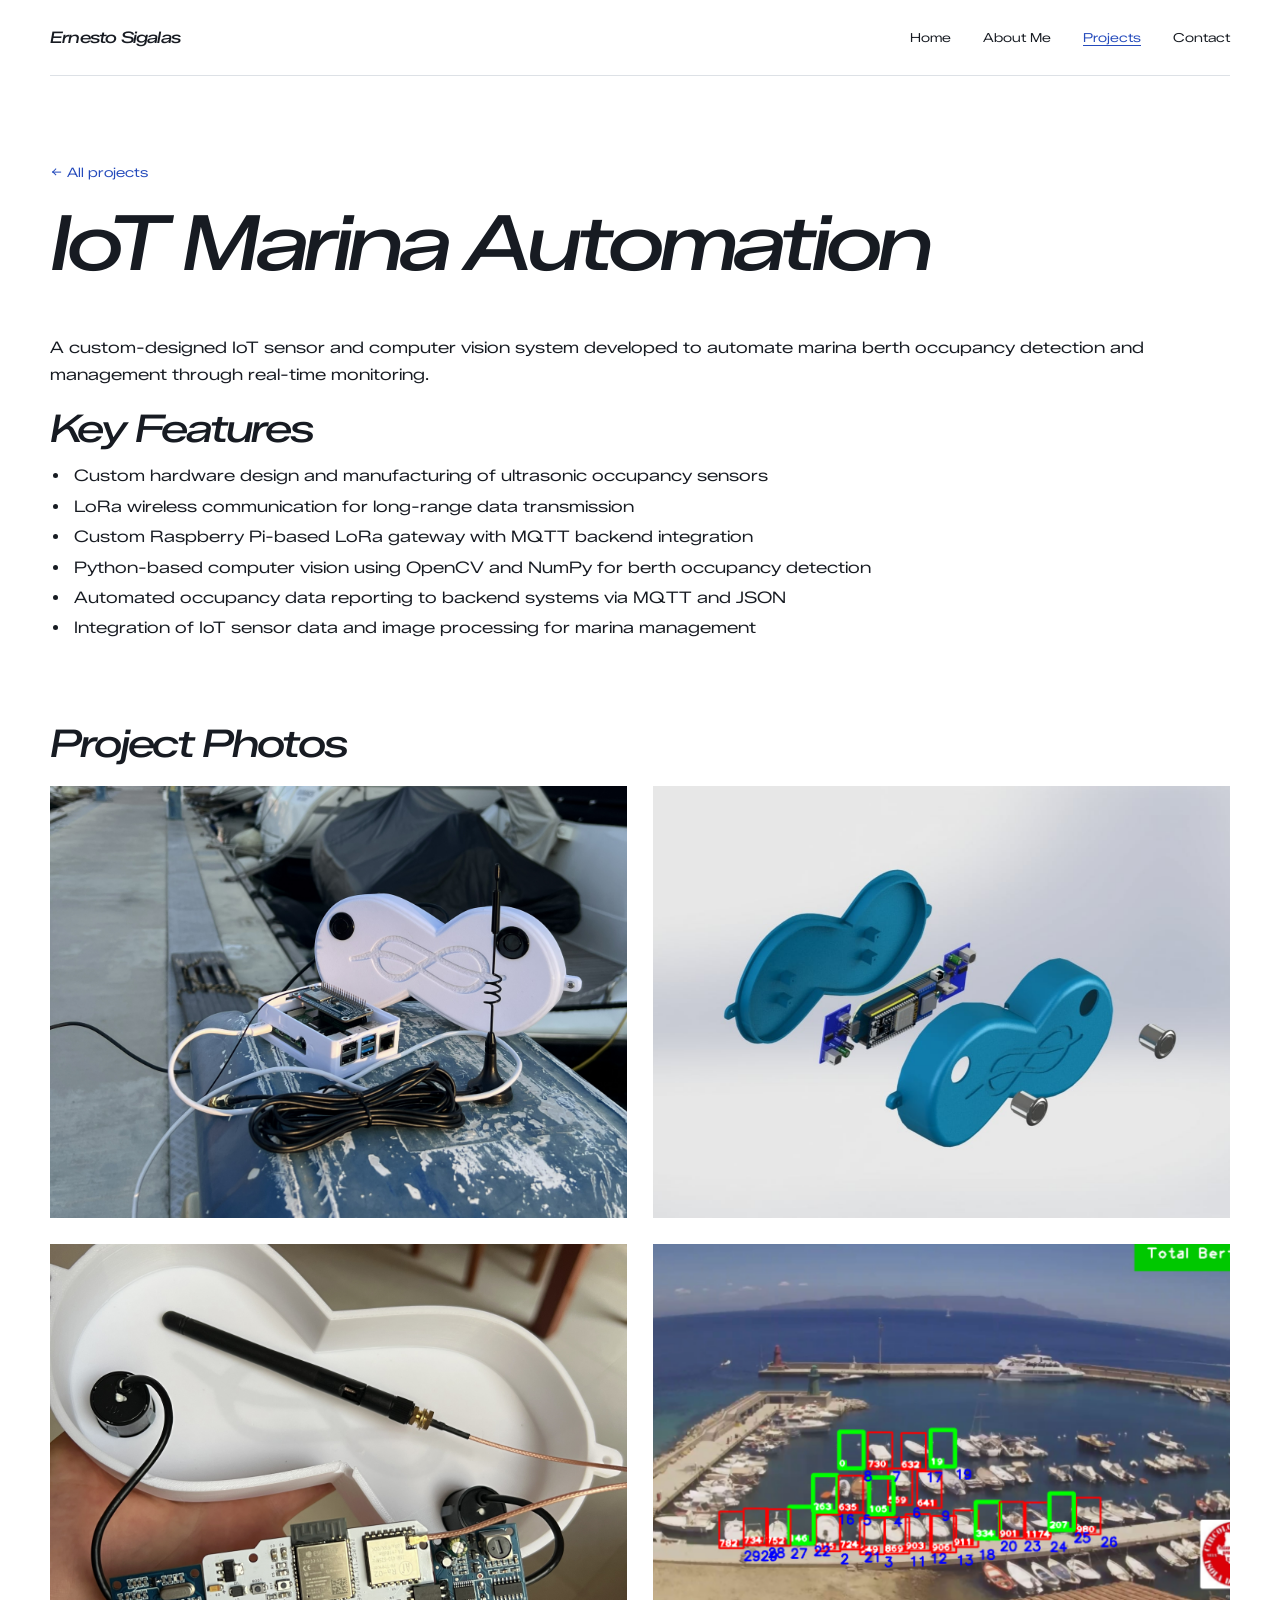
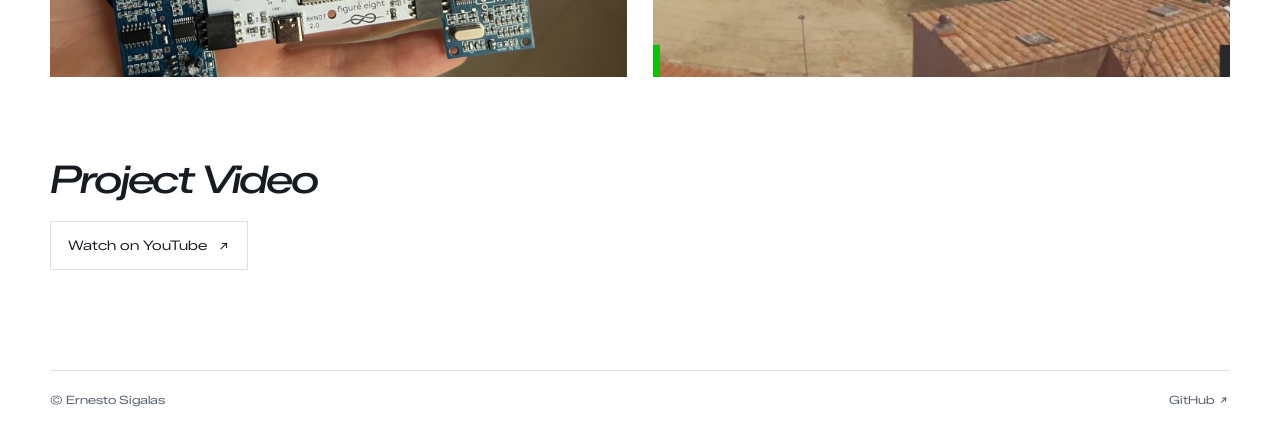
<file: projects/iot-marina-automation.html>
<!doctype html>
<html lang="en">
<head>
  <meta charset="utf-8">
  <meta name="viewport" content="width=device-width, initial-scale=1">
  <meta name="description" content="A custom-designed IoT sensor and computer vision system developed to automate marina berth occupancy detection and management through real-time monitoring.">
  <title>IoT Marina Automation | Ernesto Sigalas</title>
  <link rel="preconnect" href="https://fonts.googleapis.com">
  <link rel="preconnect" href="https://fonts.gstatic.com" crossorigin>
  <link href="https://fonts.googleapis.com/css2?family=Zalando+Sans+Expanded:ital,wght@0,200..900;1,200..900&amp;display=swap" rel="stylesheet">
  <link rel="stylesheet" href="../assets/site.css">
  <script src="../assets/site.js" defer></script>
</head>
<body>
  <a class="skip-link" href="#main">Skip to content</a>
  <header class="site-header">
    <div class="shell">
      <a class="wordmark" href="../index.html">Ernesto Sigalas</a>
      <nav class="site-nav" aria-label="Main navigation">
        <a href="../index.html">Home</a>
        <a href="../about.html">About Me</a>
        <a href="../projects.html" aria-current="location">Projects</a>
        <a href="../contact.html">Contact</a>
      </nav>
    </div>
  </header>

  <main class="shell page" id="main">
    <div class="page-head">
      <a class="back-link" href="../projects.html"><span class="arrow arrow--left" aria-hidden="true"></span> All projects</a>
      <h1>IoT Marina Automation</h1>
    </div>
    <div class="project-copy">
<section><p>A custom-designed IoT sensor and computer vision system developed to automate marina berth occupancy detection and management through real-time monitoring.</p>
<h2>Key Features</h2><ul>
<li>Custom hardware design and manufacturing of ultrasonic occupancy sensors</li>
<li>LoRa wireless communication for long-range data transmission</li>
<li>Custom Raspberry Pi-based LoRa gateway with MQTT backend integration</li>
<li>Python-based computer vision using OpenCV and NumPy for berth occupancy detection</li>
<li>Automated occupancy data reporting to backend systems via MQTT and JSON</li>
<li>Integration of IoT sensor data and image processing for marina management</li>
</ul></section>
    </div>
    <section class="project-section" aria-labelledby="gallery-title">
      <h2 id="gallery-title">Project Photos</h2>
      <div class="gallery">
<div data-gallery-item><div class="media" data-tone="marina" data-sources="../media/MarinaAutomation/marina_1.jpg|../media/MarinaAutomation/marina_1.JPG|../media/MarinaAutomation/marina_1.HEIC" >
  <img alt="IoT Marina Automation, photo 1" decoding="async" hidden>
  <span class="media-status" hidden>Photo unavailable</span>
</div></div>
<div data-gallery-item><div class="media" data-tone="marina" data-sources="../media/MarinaAutomation/marina_2.png|../media/MarinaAutomation/marina_2.PNG" >
  <img alt="IoT Marina Automation, photo 2" decoding="async" hidden>
  <span class="media-status" hidden>Photo unavailable</span>
</div></div>
<div data-gallery-item><div class="media" data-tone="marina" data-sources="../media/MarinaAutomation/marina_3.jpg|../media/MarinaAutomation/marina_3.JPG|../media/MarinaAutomation/marina_3.HEIC" >
  <img alt="IoT Marina Automation, photo 3" decoding="async" hidden>
  <span class="media-status" hidden>Photo unavailable</span>
</div></div>
<div data-gallery-item><div class="media" data-tone="marina" data-sources="../media/MarinaAutomation/marina_4.png|../media/MarinaAutomation/marina_4.PNG" >
  <img alt="IoT Marina Automation, photo 4" decoding="async" hidden>
  <span class="media-status" hidden>Photo unavailable</span>
</div></div>
      </div>
    </section>
    <section class="project-section" aria-labelledby="video-title">
      <h2 id="video-title">Project Video</h2>
      <a class="button video-link" href="https://youtu.be/9CvDwnGSxB8" aria-label="Watch IoT Marina Automation on YouTube">Watch on YouTube <span class="arrow arrow--up-right" aria-hidden="true"></span></a>
    </section>
    <dialog id="photo-viewer" aria-label="Enlarged project photo">
      <form method="dialog" class="dialog-bar"><button autofocus>Close</button></form>
      <img alt="">
    </dialog>
  </main>
  <footer class="site-footer">
    <div class="shell">
      <span>© Ernesto Sigalas</span>
      <a href="https://github.com/ernthsig">GitHub <span class="arrow arrow--up-right" aria-hidden="true"></span></a>
    </div>
  </footer>
</body>
</html>
</file>
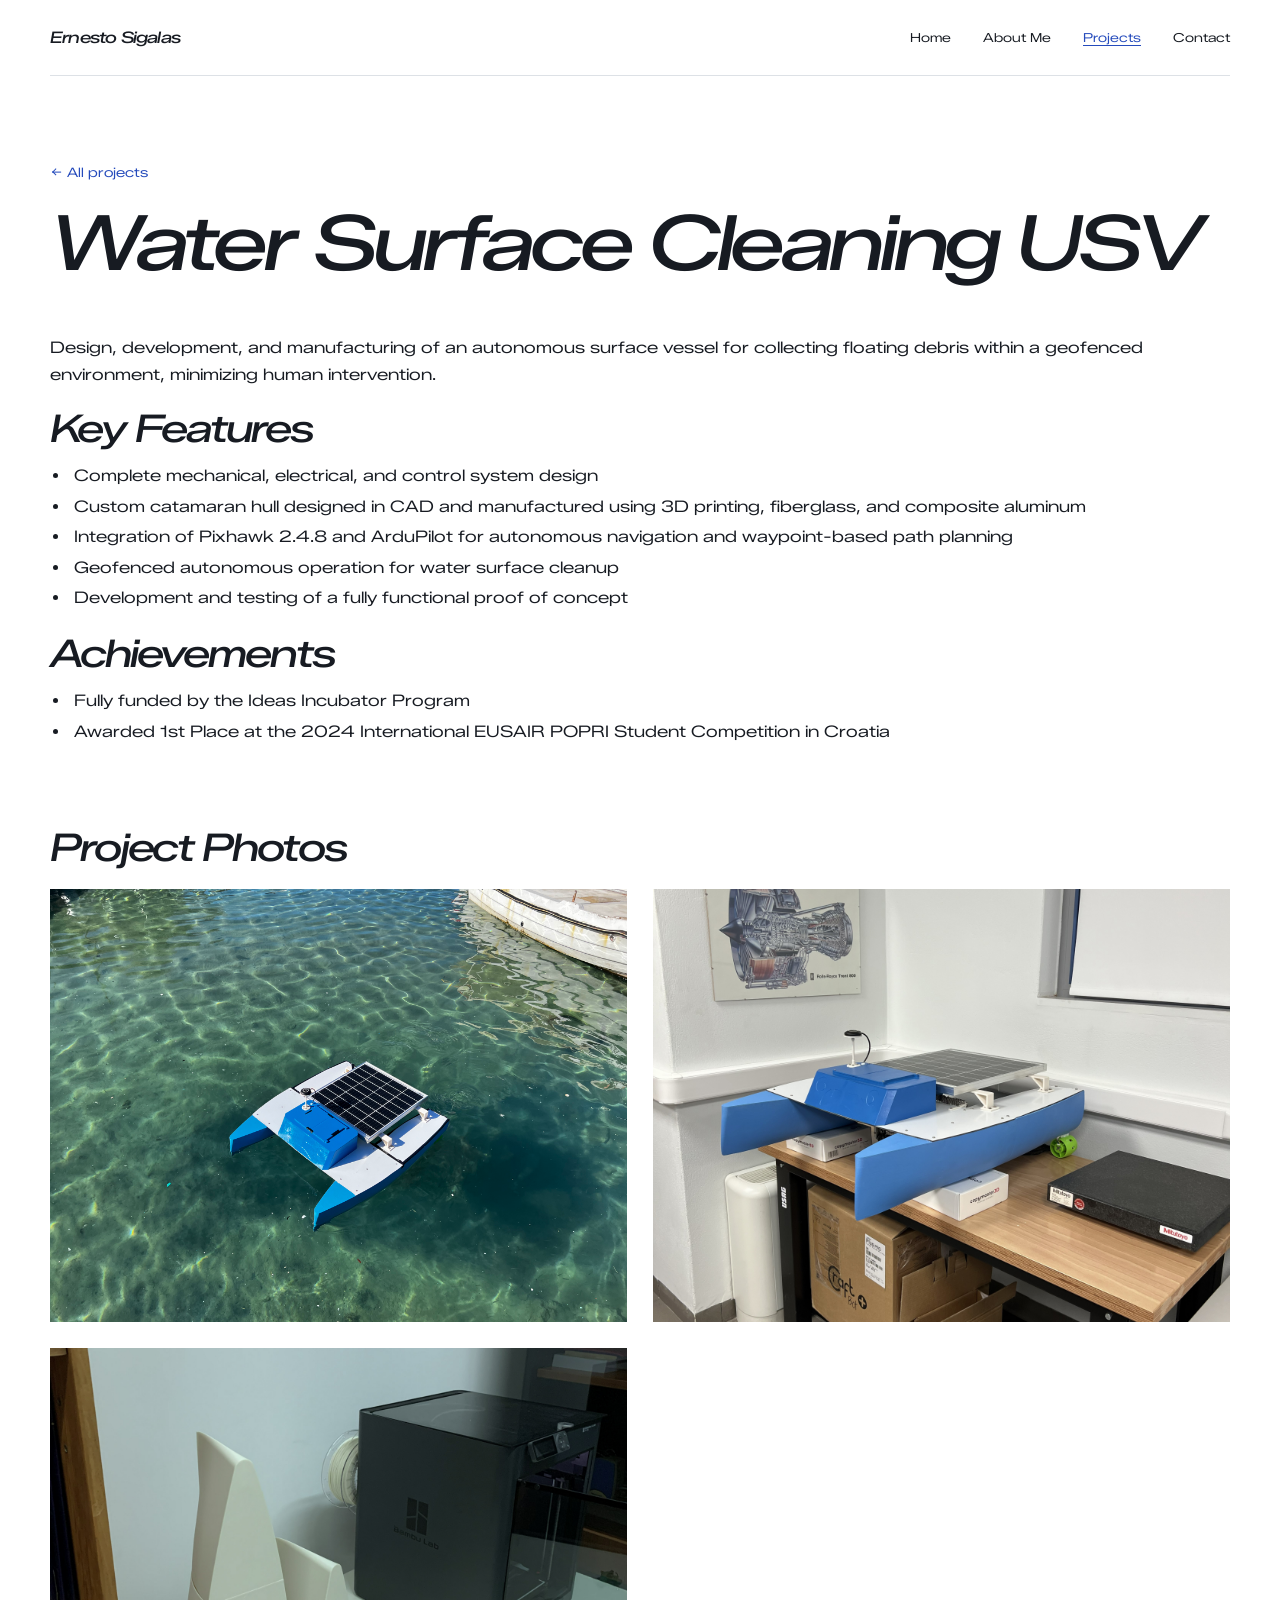
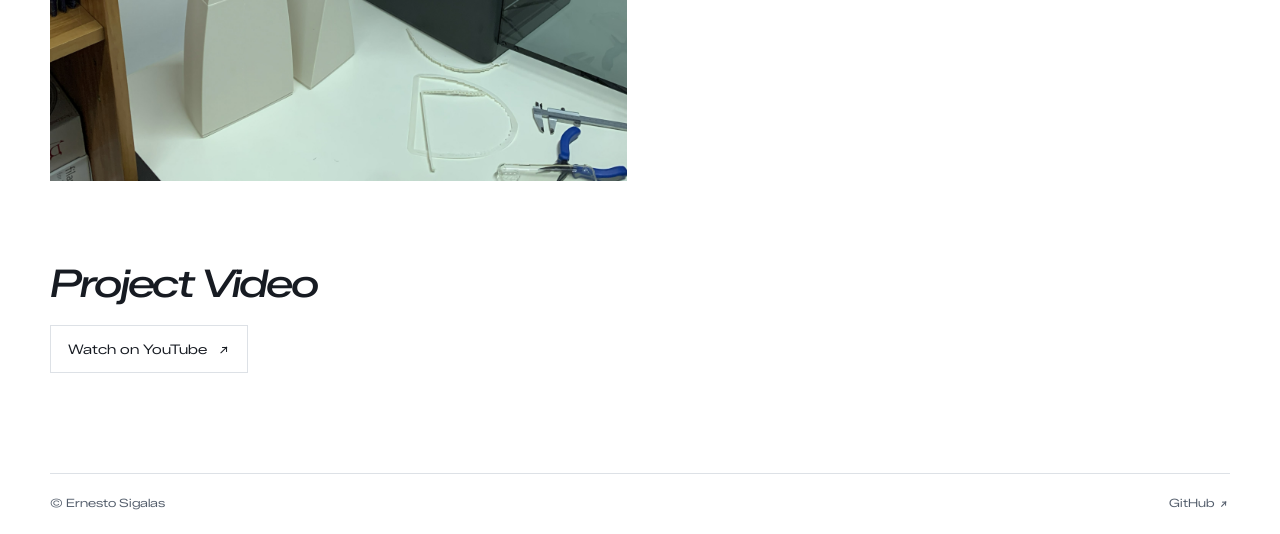
<file: projects/water-surface-cleaning-usv.html>
<!doctype html>
<html lang="en">
<head>
  <meta charset="utf-8">
  <meta name="viewport" content="width=device-width, initial-scale=1">
  <meta name="description" content="Design, development, and manufacturing of an autonomous surface vessel for collecting floating debris within a geofenced environment, minimizing human intervention.">
  <title>Water Surface Cleaning USV | Ernesto Sigalas</title>
  <link rel="preconnect" href="https://fonts.googleapis.com">
  <link rel="preconnect" href="https://fonts.gstatic.com" crossorigin>
  <link href="https://fonts.googleapis.com/css2?family=Zalando+Sans+Expanded:ital,wght@0,200..900;1,200..900&amp;display=swap" rel="stylesheet">
  <link rel="stylesheet" href="../assets/site.css">
  <script src="../assets/site.js" defer></script>
</head>
<body>
  <a class="skip-link" href="#main">Skip to content</a>
  <header class="site-header">
    <div class="shell">
      <a class="wordmark" href="../index.html">Ernesto Sigalas</a>
      <nav class="site-nav" aria-label="Main navigation">
        <a href="../index.html">Home</a>
        <a href="../about.html">About Me</a>
        <a href="../projects.html" aria-current="location">Projects</a>
        <a href="../contact.html">Contact</a>
      </nav>
    </div>
  </header>

  <main class="shell page" id="main">
    <div class="page-head">
      <a class="back-link" href="../projects.html"><span class="arrow arrow--left" aria-hidden="true"></span> All projects</a>
      <h1>Water Surface Cleaning USV</h1>
    </div>
    <div class="project-copy">
<section><p>Design, development, and manufacturing of an autonomous surface vessel for collecting floating debris within a geofenced environment, minimizing human intervention.</p>
<h2>Key Features</h2><ul>
<li>Complete mechanical, electrical, and control system design</li>
<li>Custom catamaran hull designed in CAD and manufactured using 3D printing, fiberglass, and composite aluminum</li>
<li>Integration of Pixhawk 2.4.8 and ArduPilot for autonomous navigation and waypoint-based path planning</li>
<li>Geofenced autonomous operation for water surface cleanup</li>
<li>Development and testing of a fully functional proof of concept</li>
</ul>
<h2>Achievements</h2><ul>
<li>Fully funded by the Ideas Incubator Program</li>
<li>Awarded 1st Place at the 2024 International EUSAIR POPRI Student Competition in Croatia</li>
</ul></section>
    </div>
    <section class="project-section" aria-labelledby="gallery-title">
      <h2 id="gallery-title">Project Photos</h2>
      <div class="gallery">
<div data-gallery-item><div class="media" data-tone="thesis" data-sources="../media/ThesisTFV/thesistfv_1.jpg|../media/ThesisTFV/thesistfv_1.JPG|../media/ThesisTFV/thesistfv_1.HEIC" >
  <img alt="Water Surface Cleaning USV, photo 1" decoding="async" hidden>
  <span class="media-status" hidden>Photo unavailable</span>
</div></div>
<div data-gallery-item><div class="media" data-tone="thesis" data-sources="../media/ThesisTFV/thesistfv_2.jpg|../media/ThesisTFV/thesistfv_2.JPG|../media/ThesisTFV/thesistfv_2.HEIC" >
  <img alt="Water Surface Cleaning USV, photo 2" decoding="async" hidden>
  <span class="media-status" hidden>Photo unavailable</span>
</div></div>
<div data-gallery-item><div class="media" data-tone="thesis" data-sources="../media/ThesisTFV/thesistfv_3.jpg|../media/ThesisTFV/thesistfv_3.JPG|../media/ThesisTFV/thesistfv_3.HEIC" >
  <img alt="Water Surface Cleaning USV, photo 3" decoding="async" hidden>
  <span class="media-status" hidden>Photo unavailable</span>
</div></div>
      </div>
    </section>
    <section class="project-section" aria-labelledby="video-title">
      <h2 id="video-title">Project Video</h2>
      <a class="button video-link" href="https://youtu.be/6Zx-_G4Y83Q" aria-label="Watch Water Surface Cleaning USV on YouTube">Watch on YouTube <span class="arrow arrow--up-right" aria-hidden="true"></span></a>
    </section>
    <dialog id="photo-viewer" aria-label="Enlarged project photo">
      <form method="dialog" class="dialog-bar"><button autofocus>Close</button></form>
      <img alt="">
    </dialog>
  </main>
  <footer class="site-footer">
    <div class="shell">
      <span>© Ernesto Sigalas</span>
      <a href="https://github.com/ernthsig">GitHub <span class="arrow arrow--up-right" aria-hidden="true"></span></a>
    </div>
  </footer>
</body>
</html>
</file>
<file: assets/site.css>
:root {
  color-scheme: light;
  --ink: #171b22;
  --muted: #535d6b;
  --line: #dde1e6;
  --paper: #fff;
  --accent: #254bbc;
  --font: "Zalando Sans Expanded", Arial, sans-serif;
}
* { box-sizing: border-box; }
body {
  margin: 0;
  min-height: 100vh;
  display: flex;
  flex-direction: column;
  background: var(--paper);
  color: var(--ink);
  font: 400 1rem/1.7 var(--font);
}
main { flex: 1; }
h1, h2, h3 {
  margin: 0;
  font-weight: 500;
  font-style: italic;
  letter-spacing: -.055em;
  line-height: 1.1;
}
h1 { font-size: clamp(2.4rem, 6vw, 5.2rem); }
h2 { font-size: clamp(1.7rem, 3vw, 2.65rem); }
h3 { font-size: 1.25rem; }
p { margin: 0 0 1.25rem; }
a { color: inherit; text-underline-offset: .22em; }
button { font: inherit; }
:focus-visible { outline: 3px solid #537bff; outline-offset: 4px; }
[hidden] { display: none !important; }
.shell { width: min(1180px, calc(100% - 80px)); margin-inline: auto; }
.skip-link { position: absolute; top: 8px; left: 12px; z-index: 10; padding: 8px 14px; background: white; transform: translateY(-160%); }
.skip-link:focus { transform: translateY(0); }
.site-header .shell, .site-footer .shell {
  display: flex;
  justify-content: space-between;
  align-items: center;
  gap: 16px 32px;
}
.site-header .shell { min-height: 76px; border-bottom: 1px solid var(--line); }
.wordmark { text-decoration: none; font-size: 1rem; font-weight: 500; font-style: italic; letter-spacing: -.05em; white-space: nowrap; }
.site-nav { display: flex; flex-wrap: wrap; column-gap: clamp(.8rem, 3vw, 2rem); }
.site-nav a { font-size: .78rem; text-decoration: none; }
.site-nav a:is(:hover, [aria-current]) { color: var(--accent); text-decoration: underline; }
.site-footer .shell { padding-block: 20px; border-top: 1px solid var(--line); color: var(--muted); font-size: .72rem; }
.site-footer a { text-decoration: none; }
.site-footer a:hover { text-decoration: underline; }
.page { padding-block: clamp(38px, 7vw, 82px) clamp(54px, 8vw, 100px); }
.page-head { margin-bottom: clamp(26px, 4vw, 48px); }
.home { padding-block: clamp(20px, 5vw, 65px) clamp(32px, 5vw, 60px); }
.hero {
  position: relative;
  display: grid;
  align-items: end;
  aspect-ratio: 16 / 9;
  isolation: isolate;
  color: white;
  background: #142238;
}
.hero .media { position: absolute; inset: 0; }
.hero .media::after {
  content: "";
  position: absolute;
  inset: 0;
  background: linear-gradient(90deg, rgb(7 14 27 / .65), rgb(7 14 27 / .10)), linear-gradient(0deg, rgb(7 14 27 / .66), transparent 65%);
}
.hero-title { z-index: 1; padding: clamp(24px, 6.5vw, 80px); padding-right: 16px; font-size: clamp(1.35rem, 5.15vw, 4.9rem); }
.hero-title span { display: block; }
.hero-title span:first-child { margin-bottom: .38em; color: #e2ebff; font-size: .53em; letter-spacing: -.025em; }
.home-nav { display: grid; grid-template-columns: repeat(3, 1fr); gap: 12px; margin-top: 15px; }
.button {
  min-height: 48px;
  padding: 12px 17px;
  display: inline-flex;
  align-items: center;
  justify-content: space-between;
  gap: .6rem;
  border: 1px solid var(--line);
  background: #fff;
  color: var(--ink);
  font-size: .83rem;
  text-decoration: none;
  transition: background-color .2s, color .2s, border-color .2s;
}
.button:hover { background: var(--accent); border-color: var(--accent); color: white; }
/* CSS shapes keep the arrows independent of the device's emoji fonts. */
.arrow {
  position: relative;
  display: inline-block;
  flex: none;
  width: 1em;
  height: 1em;
  vertical-align: -.15em;
}
.arrow::before, .arrow::after {
  content: "";
  position: absolute;
  top: 50%;
  box-sizing: border-box;
}
.arrow::before {
  left: 16%;
  width: 65%;
  border-top: 1.5px solid currentColor;
  transform: translateY(-50%);
}
.arrow::after {
  right: 26%;
  width: .36em;
  height: .36em;
  border-top: 1.5px solid currentColor;
  border-right: 1.5px solid currentColor;
  transform: translateY(-50%) rotate(45deg);
}
.arrow--left { transform: rotate(180deg); }
.arrow--up-right { transform: rotate(-45deg); }
.media {
  --media-start: #243c59;
  --media-end: #111c32;
  position: relative;
  display: block;
  overflow: hidden;
  margin: 0;
  background:
    linear-gradient(rgb(230 243 255 / .055) 1px, transparent 1px) 0 0 / 32px 32px,
    linear-gradient(90deg, rgb(230 243 255 / .055) 1px, transparent 1px) 0 0 / 32px 32px,
    radial-gradient(ellipse at 84% 16%, var(--media-start), var(--media-end) 82%);
}
.media::before {
  content: "";
  position: absolute;
  inset: -32% -10% -22% 22%;
  background: repeating-radial-gradient(ellipse at 68% 46%, transparent 0 16px, rgb(161 196 238 / .21) 17px 18px, transparent 19px 30px);
  transform: rotate(-22deg);
  mask-image: linear-gradient(90deg, transparent, #000 40%);
}
.hero .media { --media-start: #2c507e; --media-end: #111e33; }
.hero .media::before { background: repeating-radial-gradient(ellipse at 68% 46%, transparent 0 22px, rgb(161 196 238 / .23) 23px 24px, transparent 25px 39px); }
.media[data-tone="marine"] { --media-start: #2a6065; --media-end: #132830; }
.media[data-tone="marina"] { --media-start: #3b5878; --media-end: #192b40; }
.media[data-tone="thesis"] { --media-start: #3b6060; --media-end: #1d3136; }
.media[data-tone="formula"] { --media-start: #684856; --media-end: #2c202c; }
.media img { position: absolute; inset: 0; width: 100%; height: 100%; object-fit: cover; }
.media[data-loaded]::before { display: none; }
.media[data-unavailable]::before { opacity: .65; }
.media-status {
  position: absolute;
  z-index: 1;
  top: 12px;
  right: 12px;
  padding: 4px 8px;
  background: rgb(11 18 30 / .78);
  color: white;
  font-size: .64rem;
  line-height: 1.4;
}
.about-banner { position: relative; aspect-ratio: 16 / 9; color: white; background: #152339; }
.about-banner .media { position: absolute; inset: 0; }
.about-banner .media img { animation: fade-in .35s ease both; }
@keyframes fade-in { from { opacity: 0; } to { opacity: 1; } }
.carousel-controls { position: absolute; z-index: 1; right: 14px; bottom: 14px; display: flex; gap: 4px; align-items: center; background: rgb(11 18 30 / .85); padding: 4px; }
.carousel-controls button {
  display: grid;
  place-items: center;
  min-width: 42px;
  min-height: 42px;
  padding: 0 8px;
  border: 1px solid transparent;
  background: transparent;
  color: white;
  cursor: pointer;
}
.carousel-controls button:hover { border-color: #a8b8cf; }
.playback-icon {
  box-sizing: border-box;
  width: .58em;
  height: .65em;
  border-right: 2px solid currentColor;
  border-left: 2px solid currentColor;
}
[data-playing="false"] .playback-icon {
  width: 0;
  height: 0;
  border-top: .34em solid transparent;
  border-bottom: .34em solid transparent;
  border-right: 0;
  border-left: .55em solid currentColor;
}
.slide-count { min-width: 3.4em; text-align: center; font-size: .75rem; font-variant-numeric: tabular-nums; }
.resume { max-width: 79ch; margin-top: clamp(28px, 5vw, 58px); }
.resume p:last-child { margin-bottom: 0; }
.project-grid, .gallery { display: grid; grid-template-columns: repeat(2, minmax(0, 1fr)); gap: clamp(14px, 2.2vw, 26px); }
.project-card { position: relative; isolation: isolate; display: flex; align-items: end; aspect-ratio: 4 / 3; background: #161e2f; color: white; text-decoration: none; }
.project-card .media { position: absolute; inset: 0; transition: filter .22s; }
.project-card::after {
  content: "";
  position: absolute;
  z-index: 0;
  inset: 0;
  pointer-events: none;
  background: linear-gradient(0deg, rgb(8 13 24 / .9), transparent 72%);
}
.project-card:hover .media, .project-card:focus-visible .media { filter: brightness(1.28); }
.card-content {
  z-index: 1;
  width: 100%;
  display: flex;
  align-items: end;
  justify-content: space-between;
  gap: 12px;
  padding: clamp(17px, 3vw, 34px);
}
.card-content h2 { font-size: clamp(1.4rem, 3vw, 2.5rem); max-width: 19ch; }
.card-content .arrow { font-size: 1.5rem; }
.back-link { display: inline-block; margin-bottom: 18px; color: var(--accent); font-size: .82rem; text-decoration: none; }
.back-link:hover { text-decoration: underline; }
.project-copy { max-width: 82ch; }
.project-copy section + section { margin-top: 38px; }
.project-copy h2, .project-copy h3 { margin: 0 0 12px; }
.project-copy ul { margin: 0 0 22px; padding-left: 1.25em; }
.project-copy li { padding-left: .25em; margin-bottom: .2em; }
.project-section { margin-top: clamp(42px, 7vw, 82px); }
.project-section > h2 { margin-bottom: 20px; }
.gallery .media { aspect-ratio: 4 / 3; }
.gallery button.media { width: 100%; border: 0; padding: 0; cursor: zoom-in; }
.gallery button.media:hover img { filter: brightness(1.12); }
dialog { max-width: min(1000px, calc(100% - 24px)); max-height: calc(100% - 24px); padding: 0; border: 0; background: #121b2a; color: white; }
dialog::backdrop { background: rgb(11 15 24 / .84); }
dialog img { display: block; max-width: 100%; max-height: 80vh; object-fit: contain; }
.dialog-bar { display: flex; justify-content: end; padding: 6px; }
.dialog-bar button { padding: 4px 12px; border: 1px solid #8290a4; background: transparent; color: white; cursor: pointer; }
.contact { display: grid; grid-template-columns: minmax(0, 1.15fr) minmax(0, 1fr); column-gap: clamp(28px, 7vw, 92px); align-items: center; }
.contact .media { aspect-ratio: 4 / 3; }
.contact h1 { margin-bottom: 24px; }
.contact address { font-style: normal; overflow-wrap: anywhere; }
.contact address a { color: var(--accent); }
.contact-links { display: flex; flex-wrap: wrap; gap: 10px; }
.contact-links .button { min-width: 112px; }
@media (max-width: 740px) {
  .shell { width: calc(100% - 40px); }
  .contact { grid-template-columns: 1fr; gap: 28px; }
  .contact-copy { grid-row: 1; }
}
@media (max-width: 510px) {
  .shell { width: calc(100% - 32px); }
  .site-header .shell { align-items: flex-start; flex-direction: column; justify-content: center; gap: 6px; padding-block: 12px; }
  .site-nav { row-gap: 6px; }
  .hero-title { padding: 18px; font-size: clamp(1.45rem, 5.6vw, 2rem); }
  .home-nav { gap: 5px; margin-top: 8px; }
  .home-nav .button { padding-inline: 7px; font-size: .68rem; }
  .project-grid { grid-template-columns: 1fr; }
  .gallery { gap: 8px; }
  .gallery .media-status { top: 4px; right: 4px; padding: 3px 4px; font-size: .55rem; }
  .carousel-controls { right: 6px; bottom: 6px; }
}
@media (prefers-reduced-motion: reduce) {
  *, *::before, *::after { animation: none !important; transition: none !important; }
}
</file>
